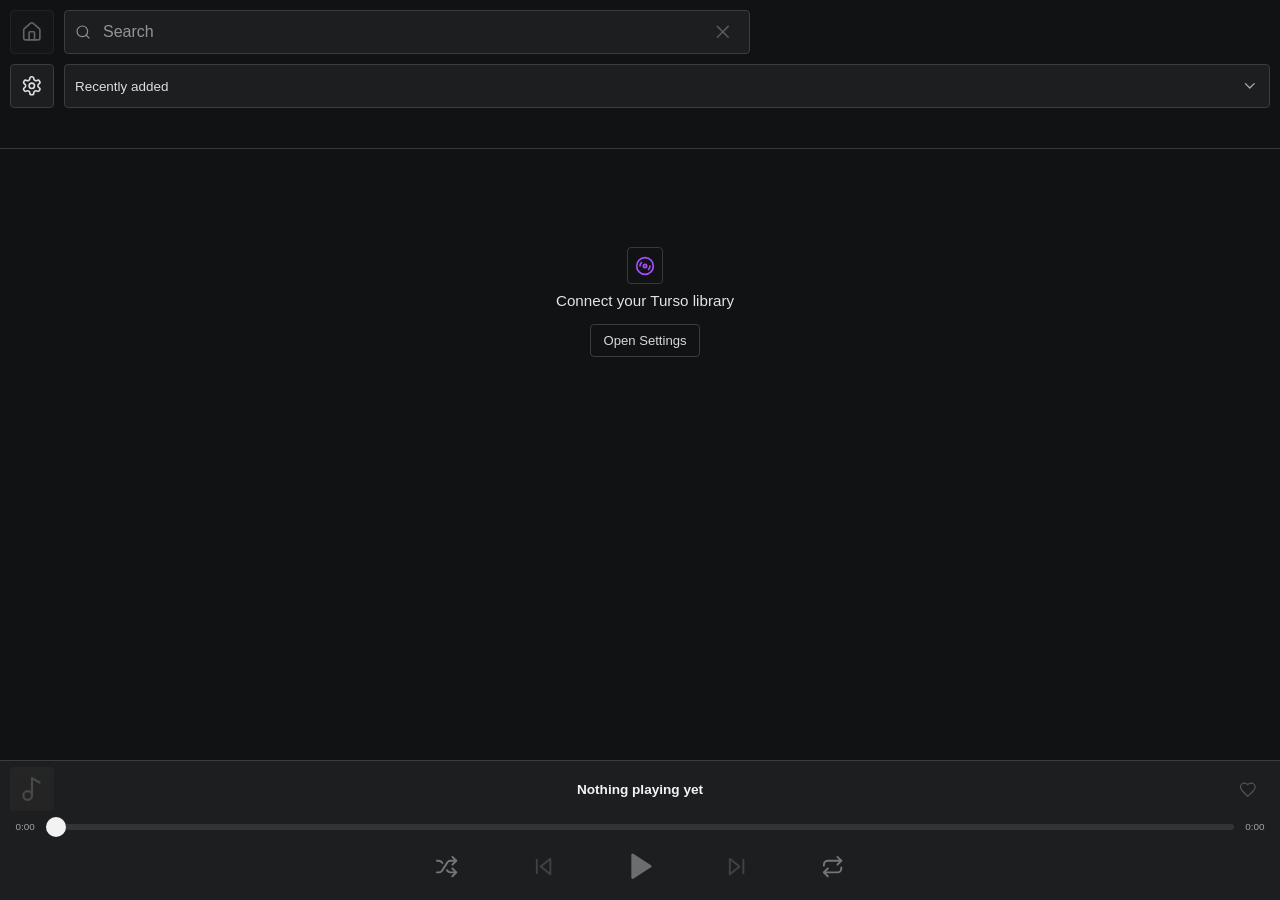
<file: index.html>
<!doctype html>
<html lang="en" class="player-page">
<head>
  <meta charset="utf-8">
  <meta name="viewport" content="width=device-width, initial-scale=1, minimum-scale=1, maximum-scale=1, user-scalable=no, viewport-fit=cover">
  <meta name="theme-color" content="#171717">
  <meta name="description" content="A simple music player for tracks in your Dropbox.">
  <meta name="apple-mobile-web-app-title" content="flurb">
  <title>flurb</title>
  <link rel="preconnect" href="https://api.dropboxapi.com" crossorigin>
  <link rel="preconnect" href="https://content.dropboxapi.com" crossorigin>
  <link rel="icon" type="image/png" sizes="64x64" href="./favicon.png?v=1">
  <link rel="apple-touch-icon" sizes="180x180" href="./apple-touch-icon.png?v=1">
  <link rel="stylesheet" href="./styles.css?v=search-letter-1">
  <script src="./turso-sync.js?v=turso-details-1" defer></script>
  <script src="./artwork-cache.js?v=2" defer></script>
  <script src="./playback-queue.js?v=2" defer></script>
  <script src="./offline-audio.js?v=1" defer></script>
  <script src="./app.js?v=artwork-back-1" defer></script>
</head>
<body>
  <div class="app-shell">
    <main id="top">
      <section class="library" aria-labelledby="library-heading">
        <div class="library-sticky" id="library-sticky">
          <div class="search-row">
            <button class="home-button" id="home-button" type="button" aria-label="Go to music library root" title="Music library root" disabled><i data-lucide="house" aria-hidden="true"></i></button>
            <div class="search-box"><i class="search-icon" data-lucide="search" aria-hidden="true"></i><input id="search" type="search" placeholder="Search" aria-label="Search tracks and artists" disabled><button class="clear-search" id="clear-search" type="button" aria-label="Clear search" title="Clear search" disabled><i data-lucide="x" aria-hidden="true"></i></button></div>
          </div>
          <div class="action-row">
            <button class="home-button settings-button" id="settings-button" type="button" aria-label="Settings" title="Settings"><i data-lucide="settings" aria-hidden="true"></i><span class="settings-sync-spinner" aria-hidden="true"></span></button>
            <div class="mode-picker">
            <button class="mode-select" id="view-button" type="button" aria-haspopup="menu" aria-controls="view-menu" aria-expanded="false"><span id="view-label">Recently added</span><i data-lucide="chevron-down" aria-hidden="true"></i></button>
            <div class="mode-menu" id="view-menu" role="menu" hidden>
              <button type="button" role="menuitemradio" aria-checked="true" data-view="recent"><i class="view-option-icon" data-lucide="clock-3" aria-hidden="true"></i><span class="view-option-check" aria-hidden="true">✓</span><span class="view-option-label">Recently added</span><span class="mode-count" id="recent-count">0</span></button>
              <button type="button" role="menuitemradio" aria-checked="false" data-view="favorites"><i class="view-option-icon" data-lucide="heart" aria-hidden="true"></i><span class="view-option-check" aria-hidden="true">✓</span><span class="view-option-label">Favorites</span><span class="mode-count" id="favorites-count">0</span></button>
              <button type="button" role="menuitemradio" aria-checked="false" data-view="playlists"><i class="view-option-icon" data-lucide="list-music" aria-hidden="true"></i><span class="view-option-check" aria-hidden="true">✓</span><span class="view-option-label">Playlists</span><span class="mode-count" id="playlists-count">0</span></button>
              <button type="button" role="menuitemradio" aria-checked="false" data-view="library"><i class="view-option-icon" data-lucide="library" aria-hidden="true"></i><span class="view-option-check" aria-hidden="true">✓</span><span class="view-option-label">Library</span><span class="mode-count" id="library-count">0</span></button>
            </div>
            </div>
          </div>
          <div class="breadcrumb-row">
            <nav class="breadcrumbs" id="breadcrumbs" aria-label="Music library location"></nav>
          </div>
        </div>
        <h2 class="sr-only" id="library-heading">Music library</h2>
        <div class="notice" id="notice" role="status" aria-live="polite"><i class="notice-mark" data-lucide="sparkles" aria-hidden="true"></i><span id="notice-message"></span></div>
        <div class="track-list" id="track-list" aria-label="Music library">
          <div class="track-count" id="track-count" hidden></div>
          <div class="track-rows" id="table-body" role="list"></div>
          <div class="empty-state" id="empty-state"><div class="empty-glyph" aria-hidden="true"><i id="empty-icon" data-lucide="disc-3"></i></div><p>No tracks</p><span></span><a class="empty-settings" id="settings-link" href="./settings.html">Open Settings</a></div>
        </div>
      </section>
    </main>

    <footer class="player" id="player" aria-label="Audio player">
      <div class="player-track">
        <button class="player-artwork-button" id="player-artwork-button" type="button" aria-label="View current track artwork" disabled>
          <span class="track-artwork-shell player-artwork-shell" id="player-artwork-shell"><img class="track-artwork" id="player-artwork" alt=""><i class="artwork-placeholder" data-lucide="music-2" aria-hidden="true"></i></span>
          <i class="player-artwork-close-icon" data-lucide="x" aria-hidden="true"></i>
        </button>
        <button class="now-playing now-playing-link" id="now-playing-link" type="button" aria-label="Open the current track folder" disabled><span class="now-title-viewport" id="now-title-viewport"><strong id="now-title">Nothing playing yet</strong></span><span id="now-album"></span></button>
        <div class="player-track-actions">
          <span id="now-saved" class="track-saved" role="img" aria-label="Saved offline" title="Saved offline" hidden></span>
          <button class="icon-button favorite-button" id="now-favorite" type="button" aria-label="Favorite current track" title="Favorite current track" disabled><i data-lucide="heart" aria-hidden="true"></i></button>
        </div>
      </div>
      <div class="player-controls">
        <div class="transport">
          <button class="icon-button transport-secondary" id="shuffle-button" type="button" aria-label="Shuffle off" aria-pressed="false" title="Shuffle"><i data-lucide="shuffle" aria-hidden="true"></i></button>
          <button class="icon-button" id="previous-button" type="button" aria-label="Previous track" disabled><i data-lucide="skip-back" aria-hidden="true"></i></button>
          <button class="play-button" id="play-button" type="button" aria-label="Play" disabled><i class="play-icon" data-lucide="play" aria-hidden="true"></i><i class="pause-icon" data-lucide="pause" aria-hidden="true"></i></button>
          <button class="icon-button" id="next-button" type="button" aria-label="Next track" disabled><i data-lucide="skip-forward" aria-hidden="true"></i></button>
          <button class="icon-button transport-secondary" id="repeat-button" type="button" aria-label="Repeat off" title="Repeat off"><i data-lucide="repeat" aria-hidden="true"></i></button>
        </div>
        <div class="scrubber-row"><span class="time-label" id="elapsed-time">0:00</span><input id="progress" class="range-input" type="range" min="0" max="100" value="0" aria-label="Track position" disabled><span class="time-label" id="duration-time">0:00</span></div>
      </div>
    </footer>
    <section class="artwork-viewer" id="artwork-viewer" aria-label="Track artwork" hidden>
      <div class="artwork-viewer-art">
        <div class="artwork-viewer-cover" id="artwork-viewer-cover"><img id="artwork-viewer-image" alt=""><i class="artwork-placeholder" data-lucide="music-2" aria-hidden="true"></i></div>
      </div>
    </section>
    <div class="settings-overlay" id="settings-overlay" hidden>
      <button class="settings-scrim" type="button" aria-label="Close settings" data-close-settings></button>
      <section class="settings-dialog" role="dialog" aria-modal="true" aria-label="Flurb settings">
        <header class="settings-dialog-header"><strong>Settings</strong><button class="icon-button settings-close" id="settings-close" type="button" aria-label="Close settings"><i data-lucide="x" aria-hidden="true"></i></button></header>
        <iframe class="settings-frame" id="settings-frame" data-src="./settings.html?embedded=1&v=view-scroll-1" title="Flurb settings"></iframe>
      </section>
    </div>
    <dialog class="playlist-picker" id="playlist-picker" aria-labelledby="playlist-picker-title">
      <div class="playlist-picker-body">
        <header class="playlist-picker-header">
          <h2 id="playlist-picker-title" tabindex="-1" autofocus>Add to playlist</h2>
          <button class="icon-button" id="playlist-picker-close" type="button" aria-label="Close playlist picker"><i data-lucide="x" aria-hidden="true"></i></button>
        </header>
        <div class="playlist-picker-list" id="playlist-picker-list"></div>
        <p class="playlist-picker-message" id="playlist-picker-message" role="status"></p>
        <button class="playlist-picker-create" id="playlist-picker-create" type="button">+ New playlist…</button>
      </div>
    </dialog>
    <dialog class="playlist-picker new-playlist" id="new-playlist" aria-labelledby="new-playlist-title">
      <form id="new-playlist-form">
        <header class="playlist-picker-header">
          <h2 id="new-playlist-title">New playlist</h2>
        </header>
        <div class="new-playlist-fields">
          <label for="new-playlist-name">Playlist name</label>
          <input id="new-playlist-name" type="text" autocomplete="off" required autofocus>
          <p class="playlist-picker-message is-error" id="new-playlist-message" role="status"></p>
          <div class="new-playlist-actions">
            <button type="button" id="new-playlist-cancel">Cancel</button>
            <button type="submit" id="new-playlist-submit">Create</button>
          </div>
        </div>
      </form>
    </dialog>
    <audio id="audio" preload="metadata"></audio>
    <div class="toast" id="toast" role="status" aria-live="polite"></div>
  </div>
</body>
</html>
</file>
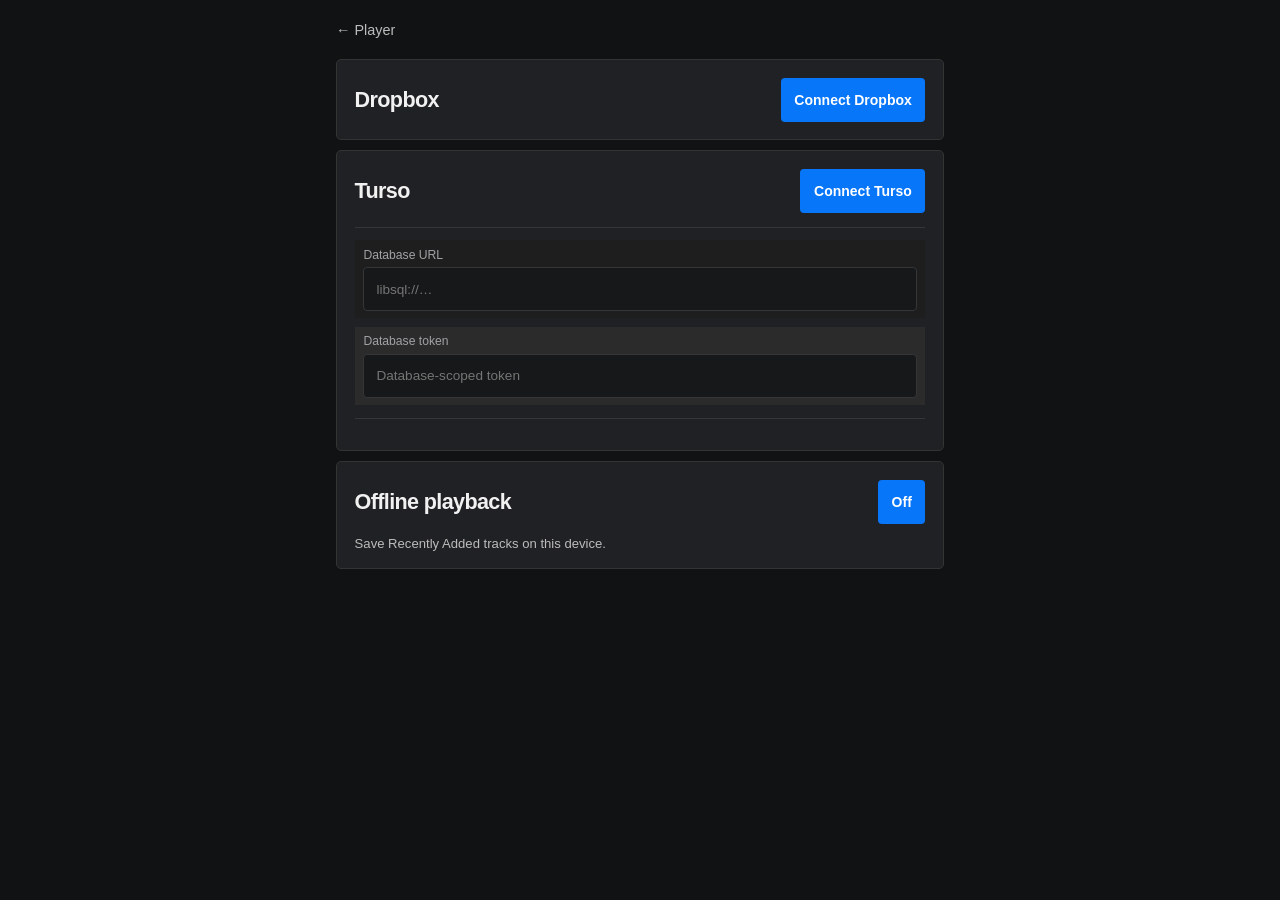
<file: settings.html>
<!doctype html>
<html lang="en">
<head>
  <meta charset="utf-8">
  <meta name="viewport" content="width=device-width, initial-scale=1, minimum-scale=1, maximum-scale=1, user-scalable=no, viewport-fit=cover">
  <meta name="theme-color" content="#111213">
  <title>flurb</title>
  <link rel="icon" type="image/png" sizes="64x64" href="./favicon.png?v=1">
  <link rel="apple-touch-icon" sizes="180x180" href="./apple-touch-icon.png?v=1">
  <link rel="stylesheet" href="./styles.css?v=search-letter-1">
  <script src="./turso-sync.js?v=turso-details-1" defer></script>
  <script src="./offline-audio.js?v=1" defer></script>
  <script src="./settings.js?v=offline-audio-1" defer></script>
</head>
<body class="settings-page">
  <main class="settings-shell">
    <a class="settings-back" href="./">← Player</a>
    <section class="settings-panel" aria-labelledby="dropbox-heading">
      <header class="settings-panel-header">
        <h1 id="dropbox-heading">Dropbox</h1>
        <button class="settings-connect" id="settings-connect" type="button">Connect Dropbox</button>
      </header>
      <dl class="settings-account" id="dropbox-account" hidden>
        <div><dt>Account</dt><dd id="dropbox-account-email">—</dd></div>
        <div><dt>Name</dt><dd id="dropbox-account-name">—</dd></div>
        <div><dt>Logged in</dt><dd id="dropbox-login-date">—</dd></div>
      </dl>
      <button class="settings-reconnect" id="settings-reconnect" type="button" hidden>Reconnect Dropbox for account details</button>
      <div class="settings-library" id="settings-library" hidden>
        <button class="settings-library-toggle" id="settings-library-toggle" type="button" aria-expanded="false" aria-controls="settings-folders">
          <span class="settings-library-current"><span>Music folder</span><strong id="settings-current-folder">No folder selected</strong></span>
          <svg class="settings-library-chevron" viewBox="0 0 24 24" aria-hidden="true"><path d="m6 9 6 6 6-6"></path></svg>
        </button>
        <div id="settings-folders" class="settings-folders" hidden></div>
      </div>
      <p id="settings-status" class="settings-status" role="status" aria-live="polite"></p>
    </section>
    <section class="settings-panel" aria-labelledby="turso-heading">
      <header class="settings-panel-header">
        <h1 id="turso-heading">Turso</h1>
        <button class="settings-connect" id="turso-connect" type="submit" form="turso-form">Connect Turso</button>
      </header>
      <form class="settings-account" id="turso-form">
        <label class="settings-field">Database URL<input id="turso-url" type="url" placeholder="libsql://…" required></label>
        <label class="settings-field">Database token<input id="turso-token" type="password" placeholder="Database-scoped token" autocomplete="off" required></label>
      </form>
      <button class="settings-reconnect" id="turso-disconnect" type="button" hidden>Disconnect Turso</button>
      <p id="turso-status" class="settings-status" role="status" aria-live="polite"></p>
      <dl class="settings-account turso-sync-details" id="turso-sync-details" hidden>
        <div><dt>Sync status</dt><dd id="turso-sync-phase">Connecting…</dd></div>
        <div><dt>Last synced</dt><dd id="turso-last-sync">Not yet</dd></div>
        <div><dt>Queued edits</dt><dd id="turso-queued-edits">—</dd></div>
      </dl>
    </section>
    <section class="settings-panel" aria-labelledby="offline-audio-heading">
      <header class="settings-panel-header">
        <h1 id="offline-audio-heading">Offline playback</h1>
        <button class="settings-connect" id="offline-audio-toggle" type="button" role="switch" aria-labelledby="offline-audio-heading" aria-checked="false">Off</button>
      </header>
      <p class="settings-offline-description">Save Recently Added tracks on this device.</p>
      <div class="settings-offline-progress" id="offline-audio-progress" hidden>
        <label for="offline-audio-bar" id="offline-audio-count"></label>
        <progress id="offline-audio-bar" value="0" max="1"></progress>
      </div>
      <p class="settings-status" id="offline-audio-status" role="status"></p>
    </section>
  </main>
</body>
</html>
</file>
<file: styles.css>
:root {
  color-scheme: dark;
  --bg: #10110f;
  --panel: #171916;
  --panel-hi: #1c1f1a;
  --line: #292c27;
  --text: #f2f2e9;
  --muted: #8b9186;
  --dim: #646b61;
  --lime: #c9f36a;
  --lime-dark: #9bc83d;
  --orange: #ff9b5e;
  --sans: "DM Sans", -apple-system, BlinkMacSystemFont, "Segoe UI", sans-serif;
  --display: "Space Grotesk", var(--sans);
  --mono: "DM Mono", ui-monospace, monospace;
  font-family: var(--sans);
  background: var(--bg);
  color: var(--text);
  font-synthesis: none;
  text-rendering: optimizeLegibility;
}
* { box-sizing: border-box; }
html { min-width: 320px; min-height: 100%; scroll-behavior: smooth; }
body { min-width: 320px; min-height: 100vh; margin: 0; background: radial-gradient(ellipse at 50% -20%, #272d20 0, transparent 40rem), var(--bg); }
button, input { font: inherit; }
button { color: inherit; }
.app-shell { min-height: 100vh; padding-bottom: 9.25rem; }
.topbar { max-width: 1180px; margin: 0 auto; padding: 1.15rem 1.25rem; display: flex; justify-content: space-between; align-items: center; border-bottom: 1px solid #ffffff0c; }
.wordmark { display: inline-flex; gap: .58rem; align-items: center; color: var(--text); text-decoration: none; font: 700 1.18rem var(--display); letter-spacing: -.07em; }
.brand-mark { display: flex; align-items: center; gap: 2px; height: 21px; }
.brand-mark i { display: block; width: 4px; height: 9px; border-radius: 5px; background: var(--lime); transform: rotate(22deg); }
.brand-mark i:nth-child(2) { height: 17px; }
.brand-mark i:nth-child(3) { height: 12px; }
.topbar-right { display: flex; align-items: center; gap: 1rem; }
.connection-state { display: inline-flex; align-items: center; gap: .45rem; font: 400 .72rem var(--mono); color: var(--muted); }
.state-dot { width: 7px; height: 7px; border-radius: 50%; background: #777d72; }
.connection-state.connected .state-dot { background: var(--lime); box-shadow: 0 0 12px #c9f36a66; }
.connect-button, .primary-button { border: 0; color: #151711; background: var(--lime); font-weight: 700; cursor: pointer; transition: transform .15s, background .15s; }
.connect-button { padding: .64rem .9rem; border-radius: .6rem; font-size: .8rem; }
.connect-button:hover, .primary-button:hover { background: #d8ff82; transform: translateY(-1px); }
main { max-width: 920px; margin: 0 auto; padding: 0 1.25rem; }
.intro { max-width: 640px; padding: 3.1rem 0 2rem; }
.eyebrow { display: flex; align-items: center; gap: .6rem; color: var(--lime); font: 500 .66rem var(--mono); letter-spacing: .11em; }
.eyebrow-line { width: 23px; height: 1px; background: currentColor; opacity: .8; }
h1, h2, p { margin-top: 0; }
h1 { margin: 1.15rem 0 .9rem; font: 600 clamp(2.55rem, 11vw, 4.5rem)/.99 var(--display); letter-spacing: -.072em; }
h1 em { color: var(--lime); font-weight: 500; font-style: normal; }
.intro-copy { max-width: 420px; margin-bottom: 0; color: #a4a99f; font-size: .94rem; line-height: 1.7; }
.setup-card { display: flex; gap: 1rem; padding: 1.1rem; border: 1px solid #373d2c; border-radius: 1rem; background: linear-gradient(115deg, #1b2017, #171916 75%); box-shadow: 0 16px 55px #0003; }
.setup-card.connected { display: none; }
.setup-icon { flex: 0 0 2.25rem; display: grid; width: 2.25rem; height: 2.25rem; place-items: center; border: 1px solid #526132; border-radius: .7rem; color: var(--lime); font: 1.1rem var(--mono); }
.setup-content { flex: 1; min-width: 0; }
.setup-heading-row { display: flex; align-items: center; gap: .75rem; flex-wrap: wrap; }
.setup-heading-row h2 { margin: .05rem 0; font: 600 1rem var(--display); letter-spacing: -.025em; }
.setup-step { color: #848b7c; font: 500 .59rem var(--mono); letter-spacing: .08em; }
.setup-copy { margin: .42rem 0 .85rem; color: var(--muted); font-size: .78rem; line-height: 1.5; }
.setup-form { display: flex; gap: .55rem; }
.setup-form input { width: 100%; min-width: 0; padding: .73rem .8rem; border: 1px solid #393d34; border-radius: .6rem; color: var(--text); background: #10120f; font-size: .8rem; }
.setup-form input::placeholder { color: #6f756c; }
.primary-button { flex: 0 0 auto; display: inline-flex; justify-content: center; align-items: center; gap: .55rem; border-radius: .6rem; padding: .72rem .85rem; font-size: .78rem; }
.setup-foot { display: flex; justify-content: space-between; align-items: center; gap: .5rem; flex-wrap: wrap; margin-top: .62rem; color: #7a8175; font-size: .66rem; line-height: 1.45; }
.text-button { padding: 0; border: 0; background: transparent; color: var(--lime); font-size: .68rem; cursor: pointer; white-space: nowrap; }
.text-button:hover { text-decoration: underline; }
.help-panel { margin-top: .95rem; padding: .85rem 1rem; border-radius: .7rem; background: #11130f; color: #9ca296; font-size: .75rem; line-height: 1.65; }
.help-panel ol { margin: 0 0 .5rem; padding-left: 1.15rem; }
.help-panel p { margin: 0; }
.help-panel strong { color: var(--text); font-weight: 600; }
code { color: var(--lime); font: .9em var(--mono); }
.library { padding-top: 3.1rem; }
.library-heading-row { display: flex; align-items: end; justify-content: space-between; }
.library-eyebrow { color: var(--muted); font-size: .61rem; }
.library-heading-row h2 { display: flex; align-items: baseline; gap: .55rem; margin: .6rem 0 0; font: 600 1.6rem var(--display); letter-spacing: -.05em; }
.track-count { color: var(--dim); font: 400 .76rem var(--mono); letter-spacing: 0; }
.icon-button { display: inline-grid; place-items: center; width: 2.5rem; height: 2.5rem; padding: 0; border: 0; border-radius: 50%; color: #b0b6ab; background: transparent; cursor: pointer; transition: color .15s, background .15s, transform .15s; }
.icon-button svg { width: 1.1rem; height: 1.1rem; fill: none; stroke: currentColor; stroke-width: 1.6; stroke-linecap: round; stroke-linejoin: round; }
.icon-button:hover:not(:disabled) { color: var(--lime); background: #ffffff0b; }
.icon-button:disabled, button:disabled { cursor: default; opacity: .35; }
.refresh-button { border: 1px solid var(--line); border-radius: .65rem; width: 2.25rem; height: 2.25rem; }
.refresh-button.is-spinning svg { animation: spin 800ms linear infinite; }
@keyframes spin { to { transform: rotate(360deg); } }
.library-toolbar { display: flex; align-items: center; gap: 1rem; justify-content: space-between; margin: 1.1rem 0 .65rem; padding: .7rem 0; border-top: 1px solid var(--line); border-bottom: 1px solid var(--line); }
.breadcrumbs { display: flex; align-items: center; gap: .4rem; min-width: 0; overflow: auto; color: #91988c; font: .69rem var(--mono); scrollbar-width: none; white-space: nowrap; }
.breadcrumbs::-webkit-scrollbar { display: none; }
.crumb { border: 0; padding: .15rem 0; color: #a3a99f; background: transparent; font: inherit; cursor: pointer; }
.crumb:hover { color: var(--lime); }
.crumb.current { color: var(--text); }
.crumb-separator { color: #586052; }
.muted { color: #747b70; }
.change-folder-button { flex: 0 0 auto; padding: .46rem .65rem; border: 1px solid var(--line); border-radius: .55rem; color: #b1b8aa; background: #171916; font: .65rem var(--mono); cursor: pointer; }
.change-folder-button:hover:not(:disabled) { border-color: #596346; color: var(--lime); }
.change-folder-button:disabled { cursor: default; opacity: .4; }
.show-more-button { display: block; width: 100%; margin: .85rem 0; padding: .8rem; border: 1px solid var(--line); border-radius: .6rem; color: var(--lime); background: #171916; font: .68rem var(--mono); cursor: pointer; }
.show-more-button:hover { border-color: #596346; background: #1c2019; }
.search-box { display: flex; flex: 0 0 190px; align-items: center; gap: .45rem; padding: .45rem .65rem; border: 1px solid var(--line); border-radius: .55rem; color: var(--dim); }
.search-box svg { width: .95rem; height: .95rem; flex: 0 0 auto; fill: none; stroke: currentColor; stroke-width: 1.7; stroke-linecap: round; }
.search-box input { width: 100%; min-width: 0; border: 0; outline: 0; color: var(--text); background: transparent; font-size: .71rem; }
.search-box input:disabled { cursor: default; }
.search-box input::placeholder { color: #6d7469; }
.notice { display: none; align-items: center; gap: .5rem; margin: .8rem 0; padding: .65rem .8rem; border: 1px solid #353b2d; border-radius: .55rem; color: #b2b99f; background: #1a1e16; font-size: .74rem; line-height: 1.4; }
.notice.visible { display: flex; }
.notice.error { border-color: #573d35; color: #ffb18a; background: #201714; }
.notice-mark { color: var(--lime); }
.notice.error .notice-mark { color: var(--orange); }
.track-list { min-height: 205px; }
.track-row { display: grid; grid-template-columns: 2rem minmax(0, 1fr) auto auto; align-items: center; gap: .7rem; min-height: 4.45rem; padding: .5rem .5rem; border-bottom: 1px solid #ffffff0b; border-radius: .45rem; transition: background .15s; }
.track-leading { display: grid; place-items: center; width: 2rem; height: 2rem; color: #6c7368; font: .71rem var(--mono); }
.mini-eq { display: flex; height: 1rem; align-items: center; gap: 2px; }
.mini-eq i { display: block; width: 2px; height: 40%; border-radius: 2px; background: currentColor; animation: eq 650ms ease-in-out infinite alternate; }
.mini-eq i:nth-child(2) { height: 90%; animation-delay: 180ms; }
.mini-eq i:nth-child(3) { height: 60%; animation-delay: 360ms; }
@keyframes eq { to { transform: scaleY(.45); } }
.track-play { border: 0; padding: .35rem; color: inherit; background: transparent; cursor: pointer; }
.track-play svg { width: 1rem; height: 1rem; fill: currentColor; }
.track-copy { min-width: 0; }
.track-name { display: block; overflow: hidden; color: #e6e9df; font-size: .82rem; font-weight: 600; text-overflow: ellipsis; white-space: nowrap; }
.track-meta { display: block; overflow: hidden; margin-top: .22rem; color: #858c80; font: .64rem var(--mono); text-overflow: ellipsis; white-space: nowrap; }
.folder-row .track-name { font-weight: 500; }
.folder-icon { width: 1.05rem; height: 1.05rem; fill: none; stroke: var(--lime-dark); stroke-width: 1.6; stroke-linecap: round; stroke-linejoin: round; }
.track-duration { color: #7a8176; font: .66rem var(--mono); }
.track-actions { display: flex; align-items: center; gap: .15rem; }
.track-actions .icon-button { width: 2rem; height: 2rem; }
.track-actions .icon-button svg { width: .95rem; height: .95rem; }
.favorite-button svg, .track-favorite svg { fill: none; }
.favorite-button.active, .track-favorite.active { color: var(--lime); }
.favorite-button.active svg, .track-favorite.active svg { fill: currentColor; }
.empty-state { display: flex; min-height: 205px; flex-direction: column; align-items: center; justify-content: center; color: #8a9185; text-align: center; }
.empty-glyph { display: grid; place-items: center; width: 2.7rem; height: 2.7rem; margin-bottom: .75rem; border: 1px solid #33382e; border-radius: .9rem; color: #a1b76e; font-size: 1.1rem; }
.empty-state p { margin-bottom: .3rem; color: #c3c8bc; font-size: .82rem; font-weight: 600; }
.empty-state span { color: #747b70; font-size: .72rem; }
.player { position: fixed; z-index: 10; right: 0; bottom: 0; left: 0; display: grid; grid-template-columns: minmax(0, 1fr) minmax(220px, 1.1fr) minmax(100px, .55fr); align-items: center; gap: 1.3rem; padding: .8rem max(1.3rem, calc((100vw - 1180px)/2)); padding-bottom: max(.8rem, env(safe-area-inset-bottom)); border-top: 1px solid #363a32; background: #171916f2; backdrop-filter: blur(22px); }
.player-track { display: flex; min-width: 0; align-items: center; gap: .75rem; }
.cover-tile { position: relative; display: grid; flex: 0 0 3rem; width: 3rem; height: 3rem; place-items: center; overflow: hidden; border-radius: .55rem; background: radial-gradient(circle at 70% 30%, #536638, #242a1e 55%, #151712); }
.cover-orbit { position: absolute; border: 1px solid #c9f36a73; border-radius: 50%; transform: rotate(-28deg); }
.orbit-one { width: 2.9rem; height: 1.55rem; }
.orbit-two { width: 1.6rem; height: 2.8rem; }
.cover-center { width: .42rem; height: .42rem; border-radius: 50%; background: var(--lime); box-shadow: 0 0 12px #c9f36a99; }
.now-playing { display: flex; min-width: 0; flex-direction: column; gap: .15rem; }
.now-label { color: #80877c; font: .54rem var(--mono); letter-spacing: .09em; }
.now-playing strong { overflow: hidden; color: #edf0e7; font-size: .76rem; text-overflow: ellipsis; white-space: nowrap; }
.now-playing span:last-child { overflow: hidden; color: #828a7c; font-size: .62rem; text-overflow: ellipsis; white-space: nowrap; }
.favorite-button { flex: 0 0 auto; width: 2rem; height: 2rem; color: #81887d; }
.player-controls { display: flex; min-width: 0; flex-direction: column; align-items: center; gap: .12rem; }
.transport { display: flex; align-items: center; gap: .5rem; }
.transport .icon-button { width: 2rem; height: 2rem; }
.transport .icon-button svg { width: 1rem; height: 1rem; }
.transport-secondary { color: #828a7d; }
.transport-secondary.active { color: var(--lime); }
.play-button { display: grid; width: 2.35rem; height: 2.35rem; place-items: center; border: 0; border-radius: 50%; color: #14170e; background: var(--lime); cursor: pointer; transition: transform .15s, background .15s; }
.play-button:hover:not(:disabled) { transform: scale(1.05); background: #dbff8c; }
.play-button svg { width: 1.05rem; height: 1.05rem; fill: currentColor; }
.pause-icon { display: none; }
.play-button.playing .play-icon { display: none; }
.play-button.playing .pause-icon { display: block; }
.scrubber-row { display: flex; width: 100%; align-items: center; gap: .5rem; }
.time-label { width: 2rem; color: #747b70; font: .55rem var(--mono); text-align: center; }
.range-input { height: 16px; margin: 0; accent-color: var(--lime); cursor: pointer; }
.scrubber-row .range-input { width: 100%; }
.range-input:disabled { cursor: default; opacity: .4; }
.player-volume { display: flex; justify-content: flex-end; align-items: center; gap: .6rem; color: #8b9287; }
.player-volume svg { width: 1.1rem; height: 1.1rem; fill: none; stroke: currentColor; stroke-width: 1.6; stroke-linecap: round; stroke-linejoin: round; }
.player-volume .range-input { width: 5.2rem; }
.toast { position: fixed; z-index: 20; bottom: 8.8rem; left: 50%; max-width: calc(100vw - 2rem); padding: .7rem 1rem; border: 1px solid #454a3c; border-radius: .65rem; color: var(--text); background: #22251f; font-size: .75rem; line-height: 1.45; box-shadow: 0 10px 30px #0006; opacity: 0; transform: translate(-50%, .5rem); pointer-events: none; transition: .2s; }
.toast.visible { opacity: 1; transform: translate(-50%, 0); }
.sr-only { position: absolute; width: 1px; height: 1px; overflow: hidden; clip: rect(0, 0, 0, 0); white-space: nowrap; clip-path: inset(50%); }
[hidden] { display: none !important; }
@media (min-width: 900px) { main { padding-right: 2rem; padding-left: 2rem; } .intro { padding-top: 4.3rem; } .setup-card { padding: 1.25rem 1.35rem; } }
@media (max-width: 700px) {
  .app-shell { padding-bottom: 8.1rem; }
  .topbar { padding: .9rem 1rem; }
  .topbar-right { gap: .6rem; }
  .connection-state { font-size: .62rem; }
  .connect-button { padding: .58rem .7rem; font-size: .72rem; }
  main { padding: 0 1rem; }
  .intro { padding: 2.35rem 0 1.6rem; }
  h1 { font-size: clamp(2.6rem, 12vw, 3.75rem); }
  .intro-copy { max-width: 340px; font-size: .88rem; }
  .setup-card { gap: .75rem; padding: .9rem; }
  .setup-icon { flex-basis: 2rem; width: 2rem; height: 2rem; }
  .setup-form { flex-direction: column; }
  .setup-form input { padding: .72rem .75rem; }
  .primary-button { min-height: 2.7rem; }
  .setup-foot { align-items: flex-start; }
  .library { padding-top: 2.5rem; }
  .library-heading-row h2 { font-size: 1.45rem; }
  .library-toolbar { flex-direction: column-reverse; align-items: stretch; gap: .65rem; }
  .breadcrumbs { min-height: 1.2rem; }
  .search-box { flex: auto; }
  .track-row { grid-template-columns: 1.7rem minmax(0, 1fr) auto; gap: .5rem; min-height: 4.25rem; padding: .45rem .2rem; }
  .track-leading { width: 1.7rem; }
  .track-duration { display: none; }
  .track-name { font-size: .8rem; }
  .track-meta { font-size: .61rem; }
  .track-actions .icon-button { width: 1.9rem; height: 1.9rem; }
  .player { grid-template-columns: minmax(0, 1fr) auto; gap: .3rem .8rem; padding: .65rem .8rem; padding-bottom: max(.65rem, env(safe-area-inset-bottom)); }
  .player-track { gap: .55rem; }
  .cover-tile { flex-basis: 2.7rem; width: 2.7rem; height: 2.7rem; }
  .now-label { font-size: .49rem; }
  .now-playing strong { font-size: .7rem; }
  .now-playing span:last-child { font-size: .58rem; }
  .favorite-button { width: 1.8rem; }
  .player-controls { grid-column: 1 / -1; grid-row: 2; display: grid; grid-template-columns: minmax(150px, 1fr) minmax(100px, 1.25fr); gap: .45rem; }
  .transport { justify-content: flex-start; gap: .25rem; }
  .transport .icon-button { width: 1.85rem; height: 1.85rem; }
  .play-button { width: 2.1rem; height: 2.1rem; }
  .scrubber-row { gap: .25rem; }
  .time-label { width: 1.75rem; font-size: .5rem; }
  .player-volume { display: none; }
  .toast { bottom: 8.4rem; }
}
@media (max-width: 370px) {
  .connection-state { display: none; }
  .setup-step { width: 100%; margin-top: -.15rem; }
  .player-controls { grid-template-columns: 1fr; gap: 0; }
  .scrubber-row { grid-row: 1; }
  .transport { grid-row: 2; justify-content: center; }
  .player { padding-top: .55rem; }
}

/* Compact mobile library rows and the simplified bottom player. */
:root { --library-row-height: 4.5rem; }
.app-shell { padding-bottom: calc(12.8rem + env(safe-area-inset-bottom)); }
.library-sticky { gap: .45rem; padding: .55rem .75rem; }
.quick-actions { gap: .45rem; }
.quick-tile {
  height: var(--library-row-height);
  min-height: var(--library-row-height);
  aspect-ratio: auto;
  flex-direction: row;
  align-items: center;
  justify-content: space-between;
  gap: .3rem;
  padding: .55rem .7rem;
}
.quick-tile-label { max-width: 72%; font-size: .82rem; line-height: 1.2; }
.quick-tile-count { flex: 0 0 auto; font-size: 1.1rem; letter-spacing: -.04em; }
.quick-tile-icon { display: none; }
.search-row { min-height: var(--library-row-height); }
.search-box { flex: 1 1 auto; height: var(--library-row-height); padding: 0 .8rem; border-radius: 4px; }
.artist-row { height: var(--library-row-height); min-height: var(--library-row-height); padding: .45rem .75rem; }
.track-rows { gap: .3rem; }
.list-sentinel { height: 1px; }

.player {
  grid-template-columns: minmax(0, 1fr);
  grid-template-areas: "track" "seek" "transport";
  gap: .25rem;
  padding: .45rem .75rem calc(.55rem + env(safe-area-inset-bottom));
}
.player-track {
  position: relative;
  grid-area: track;
  min-height: 3.5rem;
  flex-direction: column;
  justify-content: center;
  gap: .2rem;
  padding: 0 2.7rem;
  text-align: center;
}
.player-waveform { display: flex; height: .9rem; align-items: center; justify-content: center; gap: 2px; color: #b6b6b6; }
.player-waveform i { display: block; width: 2px; height: 35%; border-radius: 2px; background: currentColor; }
.player-waveform i:nth-child(2), .player-waveform i:nth-child(6) { height: 70%; }
.player-waveform i:nth-child(3), .player-waveform i:nth-child(5) { height: 100%; }
.player-waveform i:nth-child(4) { height: 55%; }
.now-playing { align-items: center; gap: .08rem; }
.now-playing strong { font-size: .82rem; }
.now-playing span:last-child { font-size: .72rem; }
.favorite-button { position: absolute; top: 50%; right: .15rem; transform: translateY(-50%); }
.player-controls { display: contents; }
.scrubber-row { grid-area: seek; min-height: 1.5rem; gap: .35rem; }
.time-label { width: 2rem; font-size: .62rem; }
.transport { grid-area: transport; justify-content: center; gap: clamp(.35rem, 4vw, .9rem); }
.transport .icon-button { width: 2.15rem; height: 2.15rem; }
.transport .icon-button svg { width: 1.05rem; height: 1.05rem; }
.transport .play-button { width: 2.5rem; height: 2.5rem; }
.toast { bottom: calc(11rem + env(safe-area-inset-bottom)); }
@media (min-width: 700px) {
  .app-shell { padding-bottom: calc(12.8rem + env(safe-area-inset-bottom)); }
  .library-sticky { padding: .7rem 1.25rem; }
  .quick-actions { grid-template-columns: repeat(2, minmax(0, 1fr)); }
  .quick-tile { height: var(--library-row-height); min-height: var(--library-row-height); aspect-ratio: auto; }
  .artist-row { height: var(--library-row-height); min-height: var(--library-row-height); padding: .45rem .85rem; }
  .player { grid-template-columns: minmax(0, 1fr); grid-template-areas: "track" "seek" "transport"; max-width: 42rem; margin: 0 auto; padding: .45rem 1.25rem calc(.55rem + env(safe-area-inset-bottom)); }
  .player-track { min-height: 3.5rem; }
  .player-controls { display: contents; }
  .transport { justify-content: center; }
  .player-volume { display: none; }
}
@media (max-width: 370px) {
  .quick-tile { padding-inline: .6rem; }
  .quick-tile-label { font-size: .76rem; }
  .transport { gap: .3rem; }
}

/* Quiet charcoal surfaces from vaseweld, with Orbitofu's paper-simple type and blue accent. */
:root {
  color-scheme: dark;
  --bg: #171717;
  --panel: #202020;
  --panel-hi: #252525;
  --line: #343434;
  --text: #f3f3f3;
  --muted: #a3a3a3;
  --dim: #777;
  --lime: #79aaff;
  --lime-dark: #5d8ee0;
  --orange: #ef977f;
  --sans: -apple-system, BlinkMacSystemFont, "Segoe UI", sans-serif;
  --display: Georgia, "Times New Roman", serif;
  --mono: ui-monospace, SFMono-Regular, Menlo, monospace;
  background: var(--bg);
}
body { background: var(--bg); }
.topbar { border-color: #ffffff12; }
.wordmark { font-family: var(--sans); letter-spacing: -.045em; }
.brand-mark i { transform: none; border-radius: 1px; }
.connect-button, .primary-button { color: #fff; background: #1769e8; }
.connect-button:hover, .primary-button:hover { background: #2f7cf2; }
h1 { font-family: var(--display); font-weight: 500; letter-spacing: -.055em; }
h1 em { color: #9dbfff; font-weight: 400; font-style: italic; }
.intro-copy { color: #b3b3b3; }
.setup-card { border-color: #343434; border-radius: .7rem; background: #202020; box-shadow: none; }
.setup-icon { border-color: #3a3a3a; border-radius: .4rem; color: #9dbfff; }
.setup-step, .setup-foot { color: #898989; }
.text-button, code { color: #9dbfff; }
.setup-form input { border-color: #414141; border-radius: .35rem; background: #171717; }
.help-panel { border: 1px solid #303030; border-radius: .45rem; background: #191919; }
.library-eyebrow { color: #9b9b9b; }
.library-heading-row h2 { font-family: var(--display); font-weight: 500; letter-spacing: -.035em; }
.icon-button { color: #bcbcbc; }
.icon-button:hover:not(:disabled) { color: #9dbfff; background: #ffffff0c; }
.refresh-button, .change-folder-button, .show-more-button { border-color: #373737; border-radius: .4rem; background: #202020; }
.change-folder-button:hover:not(:disabled), .show-more-button { color: #9dbfff; }
.show-more-button:hover { border-color: #565656; background: #262626; }
.breadcrumbs { color: #a1a1a1; }
.crumb { color: #bdbdbd; }
.crumb:hover { color: #9dbfff; }
.crumb.current { color: #f3f3f3; }
.notice { border-color: #343434; border-radius: .4rem; color: #c8d8f3; background: #202020; }
.notice-mark { color: #9dbfff; }
.notice.error { border-color: #523c36; color: #f0a28d; background: #261c1a; }
.track-row { border-radius: .25rem; }
.track-leading { color: #888; }
.track-name { color: #ededed; font-weight: 500; }
.folder-icon { stroke: #9dbfff; }
.favorite-button.active, .track-favorite.active { color: #9dbfff; }
.empty-glyph { border-color: #3a3a3a; border-radius: .4rem; color: #9dbfff; }
.empty-state p { color: #dedede; }
.player { border-color: #363636; background: #1e1e1ef2; }
.cover-tile { border-radius: .35rem; background: radial-gradient(circle at 50% 50%, #5079b6, #26384f 58%, #202020); }
.cover-orbit { border-color: #d7e6ff80; }
.cover-center { background: #c5dcff; box-shadow: 0 0 10px #9dbfff99; }
.now-playing strong { color: #f1f1f1; }
.play-button { color: #fff; background: #1769e8; }
.play-button:hover:not(:disabled) { background: #2f7cf2; }
.transport-secondary.active { color: #9dbfff; }
.range-input { accent-color: #4d8ef0; }
.toast { border-color: #414141; background: #262626; box-shadow: 0 8px 24px #0005; }
@media (max-width: 700px) {
  .intro { padding-top: 2rem; }
  h1 { line-height: 1.02; }
  .player { background: #1d1d1df5; }
}

.library-table { width: 100%; border-collapse: collapse; table-layout: fixed; }
.library-table thead th { padding: .65rem .7rem; border-bottom: 1px solid #383838; color: #909090; font: 500 .6rem var(--mono); letter-spacing: .06em; text-align: left; text-transform: uppercase; }
.library-table thead th:first-child { padding-left: .35rem; }
.library-table .table-kind { width: 5.2rem; }
.library-table .table-size { width: 5.5rem; text-align: right; }
.library-table .table-actions { width: 4.2rem; text-align: right; }
.library-row { display: table-row; }
.library-row > td { height: 3.8rem; padding: .45rem .7rem; border-bottom: 1px solid #ffffff0c; color: #d4d4d4; font-size: .75rem; }
.library-row > td:first-child { padding-left: .35rem; }
.table-name-cell { white-space: nowrap; }
.table-name-cell > .track-leading { display: inline-grid; width: 1.8rem; margin-right: .35rem; vertical-align: middle; }
.table-name-cell .track-copy { display: inline-flex; max-width: calc(100% - 2.35rem); flex-direction: column; vertical-align: middle; }
.library-row .track-name { font-size: .78rem; }
.library-row .track-meta { font-size: .58rem; }
.folder-open { display: flex; width: 100%; min-width: 0; align-items: center; gap: .2rem; padding: 0; border: 0; color: inherit; background: none; text-align: left; cursor: pointer; }
.folder-open .track-leading { flex: 0 0 1.8rem; }
.folder-open .track-copy { display: flex; min-width: 0; flex-direction: column; }
.table-muted { color: #8c8c8c !important; font: .64rem var(--mono) !important; }
.folder-row .table-actions { color: #9dbfff; font: .58rem var(--mono); }
.track-actions { justify-content: flex-end; }
.table-more-row > td { padding: .7rem 0; }
.table-more-row .show-more-button { margin: 0; }
.library-table[hidden] { display: none; }
@media (max-width: 520px) {
  .library-table .table-size, .library-table thead .table-size { display: none; }
  .library-table .table-kind { width: 4.2rem; }
  .library-table .table-actions { width: 3.6rem; }
  .library-table thead th { padding: .55rem .4rem; }
  .library-row > td { height: 3.6rem; padding: .4rem; }
  .library-row > td:first-child, .library-table thead th:first-child { padding-left: .15rem; }
  .table-name-cell > .track-leading { width: 1.5rem; margin-right: .15rem; }
  .table-name-cell .track-copy { max-width: calc(100% - 1.8rem); }
  .folder-open .track-leading { flex-basis: 1.5rem; }
  .library-row .track-name { font-size: .74rem; }
  .library-row .track-meta { font-size: .54rem; }
}

/* Mobile-first library window */
:root {
  --bg: #111213;
  --panel: #202124;
  --panel-hi: #282a2d;
  --line: #35373a;
  --text: #f1f1f2;
  --muted: #a0a1a4;
  --dim: #77797d;
  --lime: #a54fff;
  --lime-dark: #a54fff;
  --orange: #eb8275;
  --sans: -apple-system, BlinkMacSystemFont, "Segoe UI", Arial, sans-serif;
  --display: var(--sans);
  --mono: var(--sans);
  font-family: var(--sans);
  background: var(--bg);
}
html, body { min-height: 100%; }
body { background: var(--bg); color: var(--text); }
button, input { font-family: var(--sans); }
.app-shell { min-height: 100dvh; padding-bottom: calc(8.4rem + env(safe-area-inset-bottom)); }
.topbar { max-width: none; padding: .75rem 1rem; border-bottom: 1px solid var(--line); }
.wordmark { font: 700 1rem var(--sans); letter-spacing: -.04em; }
.brand-mark i { background: #1680ff; }
.connection-state { font-family: var(--sans); font-size: .72rem; }
.connect-button, .primary-button { border-radius: 4px; background: #0876f9; }
.connect-button:hover, .primary-button:hover { background: #2588ff; }
.setup-card { margin: .8rem 1rem; padding: .75rem; border: 1px solid var(--line); border-radius: 5px; background: var(--panel); box-shadow: none; }
.setup-content { width: 100%; }
.setup-form { gap: .5rem; }
.setup-form input { border-radius: 4px; background: #151617; }
.primary-button { min-height: 2.75rem; }
.setup-foot, .setup-copy, .setup-step, .help-panel { display: none; }
body.is-connected .topbar,
body.is-connected .setup-card { display: none; }
main { width: 100%; max-width: none; margin: 0; padding: 0; }
.library { padding: 0; }
.library-sticky {
  position: sticky;
  top: 0;
  z-index: 15;
  display: grid;
  gap: .55rem;
  padding: .7rem .75rem .55rem;
  border-bottom: 1px solid var(--line);
  background: #111213f5;
  backdrop-filter: blur(16px);
}
.quick-actions { display: grid; grid-template-columns: repeat(2, minmax(0, 1fr)); gap: .6rem; }
.quick-tile {
  position: relative;
  display: flex;
  min-width: 0;
  aspect-ratio: 1 / 1;
  flex-direction: column;
  align-items: flex-start;
  justify-content: space-between;
  padding: .85rem;
  overflow: hidden;
  border: 1px solid #393b3e;
  border-radius: 5px;
  color: var(--text);
  background: #222426;
  text-align: left;
  cursor: pointer;
  transition: background .14s, border-color .14s;
}
.quick-tile:hover { border-color: #65676a; background: #292b2e; }
.quick-tile.active { border-color: #1680ff; background: #142338; }
.quick-tile-label { max-width: 80%; font-size: .92rem; font-weight: 600; line-height: 1.2; }
.quick-tile-count { font-size: clamp(1.8rem, 8vw, 2.8rem); font-weight: 500; letter-spacing: -.06em; line-height: 1; }
.quick-tile-icon { position: absolute; right: .8rem; bottom: .7rem; color: #4c9aff; font-size: 1.5rem; }
.quick-tile-icon.heart { font-size: 1.9rem; }
.search-row { display: flex; align-items: center; gap: .4rem; }
.search-box { flex: 1 1 auto; min-width: 0; height: 2.85rem; padding: 0 .7rem; border: 1px solid #3a3c3f; border-radius: 4px; color: #929498; background: #1c1e20; }
.search-box svg { width: 1rem; height: 1rem; }
.search-box input { font-size: .92rem; }
.search-box input::placeholder { color: #929498; }
.refresh-button { flex: 0 0 2.85rem; width: 2.85rem; height: 2.85rem; border: 1px solid #3a3c3f; border-radius: 4px; }
.change-folder-button { height: 2.85rem; padding: 0 .65rem; border-color: #3a3c3f; border-radius: 4px; background: #1c1e20; font: 500 .8rem var(--sans); }
.breadcrumbs { min-height: 1.1rem; padding: 0 .1rem; color: #8d8f92; font: .75rem var(--sans); }
.crumb { padding: 0; color: #aaa; }
.crumb.current { color: #eee; }
.crumb:hover { color: #65a8ff; }
.track-count { display: none; }
.track-list { min-height: 30vh; padding: .25rem .75rem 1rem; }
.track-rows { display: flex; flex-direction: column; gap: .3rem; }
.library-row { display: flex; width: 100%; min-width: 0; align-items: center; gap: .75rem; padding: .8rem .85rem; border: 1px solid transparent; border-bottom-color: #2c2e30; border-radius: 3px; color: var(--text); background: #171819; text-align: left; }
.artist-row { min-height: 4.5rem; border: 1px solid #303235; border-radius: 4px; background: #202124; cursor: pointer; }
.track-row { min-height: 3.6rem; }
.track-leading { display: grid; flex: 0 0 2.1rem; width: 2.1rem; height: 2.1rem; place-items: center; border-radius: 3px; color: #9aa0a6; background: #2b2d30; }
.artist-row .track-leading { color: #65a8ff; background: #172434; }
.folder-icon { stroke: currentColor; }
.track-play { display: grid; place-items: center; width: 100%; height: 100%; padding: 0; }
.track-copy { display: flex; min-width: 0; flex: 1 1 auto; flex-direction: column; gap: .23rem; }
.track-name { color: #f0f1f2; font-size: .95rem; font-weight: 600; }
.track-meta { margin: 0; color: #999b9f; font: .72rem var(--sans); }
.artist-row .track-name { font-size: 1rem; font-weight: 600; }
.artist-row .track-meta { font-size: .7rem; letter-spacing: .025em; text-transform: uppercase; }
.track-actions { flex: 0 0 auto; }
.track-actions .icon-button { width: 2.4rem; height: 2.4rem; color: #a6a8aa; }
.favorite-button.active, .track-favorite.active { color: #a54fff; }
.favorite-button.active svg, .track-favorite.active svg { fill: currentColor; }
.empty-state { min-height: 34vh; color: #aaa; }
.empty-glyph { width: 2.3rem; height: 2.3rem; margin-bottom: .5rem; border-radius: 4px; color: #a54fff; }
.empty-state p { color: #e2e3e4; font-size: .95rem; font-weight: 500; }
.empty-state span { display: none; }
.notice { margin: .6rem .75rem 0; border-radius: 4px; color: #c5d9f1; background: #1c2025; font: .82rem var(--sans); }
.notice.error { color: #f1a091; }
.player {
  position: fixed;
  z-index: 25;
  right: 0;
  bottom: 0;
  left: 0;
  display: grid;
  grid-template-columns: 1fr;
  gap: .45rem;
  padding: .55rem .75rem calc(.55rem + env(safe-area-inset-bottom));
  border-top: 1px solid #3a3c3f;
  background: #202124f7;
  backdrop-filter: blur(18px);
}
.player-track { min-height: 2.8rem; gap: .65rem; }
.cover-tile { flex: 0 0 2.65rem; width: 2.65rem; height: 2.65rem; border: 1px solid #414347; border-radius: 3px; background: linear-gradient(145deg, #395b7e, #202b39 60%, #191a1c); }
.cover-orbit { border-color: #9fcaff75; }
.cover-center { background: #b9d9ff; box-shadow: none; }
.now-label { color: #96999d; font: 600 .6rem var(--sans); letter-spacing: .08em; }
.now-playing strong { color: #f3f3f4; font-size: .87rem; font-weight: 600; }
.now-playing span:last-child { color: #a1a3a6; font-size: .72rem; }
.favorite-button { width: 2.35rem; height: 2.35rem; }
.player-controls { display: grid; grid-template-columns: auto minmax(0, 1fr); align-items: center; gap: .45rem; }
.transport { justify-content: flex-start; gap: .05rem; }
.transport .icon-button { width: 1.85rem; height: 1.9rem; color: #b6b8ba; }
.transport .icon-button svg { width: .9rem; height: .9rem; }
.transport .play-button { width: 2.25rem; height: 2.25rem; color: #fff; background: #0876f9; }
.transport-secondary.active { color: #1680ff; }
.scrubber-row { gap: .25rem; }
.time-label { width: 1.85rem; color: #a2a4a7; font: .65rem var(--sans); }
.range-input { accent-color: #1680ff; }
.player-volume { display: none; }
.toast { bottom: calc(8rem + env(safe-area-inset-bottom)); border-color: #474a4e; border-radius: 4px; background: #292b2e; font-family: var(--sans); box-shadow: 0 8px 24px #0007; }
.show-more-button { border: 1px solid #393b3e; border-radius: 4px; color: #8dbdff; background: #202124; font: 500 .85rem var(--sans); }
.table-more-row { padding: .4rem 0; }
@media (min-width: 700px) {
  .library-sticky { padding: 1rem 1.25rem .7rem; }
  .quick-actions { grid-template-columns: repeat(2, minmax(150px, 210px)); }
  .quick-tile { aspect-ratio: 1 / 1; padding: 1rem; }
  .quick-tile-count { font-size: 2.2rem; }
  .search-row { max-width: 740px; }
  .breadcrumbs { max-width: 740px; }
  .track-list { padding: .4rem 1.25rem 1.5rem; }
  .track-rows { gap: .35rem; }
  .artist-row { min-height: 5.1rem; padding: 1rem 1.15rem; }
  .track-row { min-height: 4.1rem; }
  .player { grid-template-columns: minmax(0, 1fr) minmax(360px, .9fr) auto; gap: 1.2rem; padding: .65rem 1.2rem calc(.65rem + env(safe-area-inset-bottom)); }
  .player-controls { display: flex; flex-direction: column; align-items: center; gap: .1rem; }
  .transport { justify-content: center; gap: .25rem; }
  .transport .icon-button { width: 2rem; height: 2rem; }
  .scrubber-row { width: 100%; }
  .player-volume { display: flex; justify-content: flex-end; align-items: center; gap: .45rem; }
  .player-volume .range-input { width: 5rem; }
}
@media (max-width: 370px) {
  .quick-tile { padding: .7rem; }
  .quick-tile-label { font-size: .82rem; }
  .player { gap: .25rem; padding-inline: .45rem; }
  .transport .icon-button { width: 1.7rem; }
  .transport .play-button { width: 2rem; height: 2rem; }
  .time-label { width: 1.55rem; font-size: .58rem; }
}

/* Final mobile-first layout overrides: cards, search, and artists share one row size. */
:root { --library-row-height: 4.5rem; }
html, body, .app-shell, main, .library { width: 100%; max-width: none; }
.app-shell { padding-bottom: calc(10.8rem + env(safe-area-inset-bottom)); }
.library-sticky { top: 0; gap: .45rem; padding: .55rem .75rem; }
.quick-actions { grid-template-columns: repeat(2, minmax(0, 1fr)); gap: .45rem; }
.quick-tile {
  height: var(--library-row-height);
  min-height: var(--library-row-height);
  aspect-ratio: auto;
  flex-direction: row;
  align-items: center;
  justify-content: space-between;
  gap: .4rem;
  padding: .55rem .75rem;
}
.quick-tile-label { max-width: 78%; font-size: .86rem; line-height: 1.2; }
.quick-tile-count { flex: 0 0 auto; font-size: 1.15rem; letter-spacing: -.03em; }
.quick-tile-icon { display: none; }
.search-row, .search-box { height: var(--library-row-height); min-height: var(--library-row-height); }
.search-row { width: 100%; }
.search-box { flex: 1 1 auto; min-width: 0; padding: 0 .85rem; }
.artist-row { height: var(--library-row-height); min-height: var(--library-row-height); padding: .45rem .8rem; }
.list-sentinel { height: 1px; }

.player {
  position: fixed;
  z-index: 25;
  right: 0;
  bottom: 0;
  left: 0;
  width: auto;
  max-width: none;
  margin: 0;
  grid-template-columns: minmax(0, 1fr);
  grid-template-areas: "track" "seek" "transport";
  gap: .25rem;
  padding: .45rem .75rem calc(.55rem + env(safe-area-inset-bottom));
}
.player-track {
  position: relative;
  grid-area: track;
  min-height: 3.4rem;
  flex-direction: column;
  justify-content: center;
  gap: .15rem;
  padding: 0 2.7rem;
  text-align: center;
}
.player-waveform { display: flex; height: .85rem; align-items: center; justify-content: center; gap: 2px; color: #b6b6b6; }
.player-waveform i { display: block; width: 2px; height: 35%; border-radius: 2px; background: currentColor; }
.player-waveform i:nth-child(2), .player-waveform i:nth-child(6) { height: 70%; }
.player-waveform i:nth-child(3), .player-waveform i:nth-child(5) { height: 100%; }
.player-waveform i:nth-child(4) { height: 55%; }
.now-playing { align-items: center; gap: .08rem; }
.now-playing strong { font-size: .85rem; }
.now-playing span:last-child { font-size: .72rem; }
.favorite-button { position: absolute; top: 50%; right: .15rem; width: 2.3rem; height: 2.3rem; transform: translateY(-50%); }
.player-controls { display: contents; }
.scrubber-row { grid-area: seek; width: 100%; min-height: 1.55rem; gap: .35rem; }
.time-label { width: 2rem; font-size: .62rem; }
.transport { grid-area: transport; justify-content: center; gap: clamp(.3rem, 4vw, .9rem); }
.transport .icon-button { width: 2.15rem; height: 2.15rem; }
.transport .icon-button svg { width: 1.05rem; height: 1.05rem; }
.transport .play-button { width: 2.5rem; height: 2.5rem; }
.player-volume { display: none; }
.toast { bottom: calc(10rem + env(safe-area-inset-bottom)); }
@media (min-width: 700px) {
  .app-shell { padding-bottom: calc(10.8rem + env(safe-area-inset-bottom)); }
  .quick-actions { grid-template-columns: repeat(2, minmax(0, 1fr)); }
  .quick-tile, .artist-row { height: var(--library-row-height); min-height: var(--library-row-height); }
  .player { grid-template-columns: minmax(0, 1fr); grid-template-areas: "track" "seek" "transport"; }
  .player-track { min-height: 3.4rem; }
  .player-controls { display: contents; }
  .transport { justify-content: center; }
  .player-volume { display: none; }
}
@media (max-width: 370px) {
  .quick-tile { padding-inline: .6rem; }
  .quick-tile-label { font-size: .76rem; }
  .transport { gap: .28rem; }
}

.empty-settings { margin-top: .6rem; padding: .5rem .75rem; border: 1px solid #3a3c3f; border-radius: 4px; color: #d9d9d9; text-decoration: none; font-size: .82rem; }
.empty-settings:hover { border-color: #1680ff; }
.empty-settings[hidden] { display: none; }
.settings-page { min-height: 100dvh; }
.settings-shell { width: 100%; max-width: 40rem; margin: 0 auto; padding: max(1rem, env(safe-area-inset-top)) 1rem 2rem; }
.settings-back { display: inline-block; margin: .4rem 0 1.3rem; color: #bcbcbc; text-decoration: none; font-size: .9rem; }
.settings-panel { padding: 1.1rem; border: 1px solid #343434; border-radius: 5px; background: #202124; }
.settings-panel + .settings-panel { margin-top: 10px; }
.settings-panel-header { display: flex; align-items: center; justify-content: space-between; gap: 10px; }
.settings-panel h1 { margin: 0; font: 600 1.35rem var(--sans); letter-spacing: -.03em; }
.settings-connect { min-height: 44px; padding: .45rem .85rem; border: 0; border-radius: 4px; color: #fff; background: #0876f9; font: 600 .875rem var(--sans); cursor: pointer; }
.settings-connect:hover:not(:disabled) { background: #2588ff; }
.settings-connect.is-connected { background: #a54fff; }
.settings-connect.is-connected:hover:not(:disabled) { background: #b86cff; }
.settings-field { display: grid; gap: .35rem; color: #a0a1a4; font-size: .76rem; }
.settings-field input { width: 100%; min-width: 0; min-height: 44px; padding: 0 .75rem; border: 1px solid #343638; border-radius: 4px; color: #eee; background: #171819; font: .85rem var(--sans); }
.mode-menu .view-option-icon { flex: 0 0 16px; width: 16px; height: 16px; color: #a54fff; stroke-width: 2; }
.mode-menu .view-option-label { flex: 1 1 auto; min-width: 0; }
.mode-menu .view-option-check {
  display: none;
  flex: 0 0 16px;
  text-align: center;
  color: var(--lime);
  font-size: 1rem;
}
.mode-menu [aria-checked="true"] .view-option-icon { display: none; }
.mode-menu [aria-checked="true"] .view-option-check { display: block; }
.mode-menu [aria-checked="true"] .view-option-label { font-weight: 700; }
.settings-account { display: flex; flex-direction: column; gap: .55rem; margin: .85rem 0; padding: .8rem 0; border-block: 1px solid #343638; }
.settings-account[hidden] { display: none !important; }
.settings-account > div { display: grid; grid-template-columns: 6rem minmax(0, 1fr); align-items: baseline; gap: .6rem; }
.settings-account dt { color: #a0a1a4; font-size: .76rem; }
.settings-account dd { min-width: 0; margin: 0; overflow-wrap: anywhere; color: #eee; font-size: .82rem; }
.settings-reconnect { margin: .1rem 0 .8rem; padding: 0; border: 0; color: #a54fff; background: transparent; font: 500 .78rem var(--sans); text-align: left; cursor: pointer; }
.settings-reconnect:hover { color: #c28aff; }
.settings-reconnect[hidden] { display: none !important; }
.library-letter-row { display: flex !important; height: var(--search-row-height); min-height: var(--search-row-height); align-items: center; padding: 0; }
.library-letter-marker { display: grid; flex: 0 0 44px; width: 44px; height: 100%; place-items: center; color: #a54fff; font: 700 1.25rem/1 var(--sans); }
.library-letter-row.is-unknown .library-letter-marker { font-size: .58rem; letter-spacing: -.05em; }
.settings-library[hidden] { display: none; }
.settings-folders { display: flex; flex-direction: column; gap: .35rem; }
.settings-folder { width: 100%; min-height: 3.75rem; padding: .65rem .75rem; border: 1px solid #343638; border-radius: 4px; color: #f1f1f2; background: #171819; text-align: left; font: 500 .95rem var(--sans); cursor: pointer; }
.settings-status { min-height: 1.2rem; margin: .8rem 0 0; color: #a0a1a4; font-size: .82rem; }
.settings-status:empty { display: none; }
.settings-status.is-error { color: #f1a091; }
html, body { touch-action: pan-y; overscroll-behavior-x: contain; }
.search-box input { font-size: 16px; }
.player-loading { display: inline-flex; width: 1rem; height: 1rem; align-items: center; justify-content: center; vertical-align: middle; }
.player-loading i { width: .8rem; height: .8rem; border: 2px solid #858585; border-right-color: #f3f3f3; border-radius: 50%; animation: player-loading-spin .7s linear infinite; }
@keyframes player-loading-spin { to { transform: rotate(360deg); } }
:root { --page-gutter: clamp(14px, 4vw, 24px); }
.library-sticky { padding-inline: var(--page-gutter); }
.track-list { padding-inline: var(--page-gutter); }
.notice { margin-inline: var(--page-gutter); }
.player { padding-inline: var(--page-gutter); }

/* Keep search compact and pair it with a square shortcut to the library root. */
:root { --search-row-height: 50px; }
.search-row { height: var(--search-row-height); min-height: var(--search-row-height); gap: .45rem; }
.search-box { height: var(--search-row-height); min-height: var(--search-row-height); }
.home-button {
  display: grid;
  flex: 0 0 var(--search-row-height);
  width: var(--search-row-height);
  height: var(--search-row-height);
  place-items: center;
  padding: 0;
  border: 1px solid #3a3c3f;
  border-radius: 4px;
  color: #ddd;
  background: #1c1e20;
  cursor: pointer;
}
.home-button svg { width: 1.35rem; height: 1.35rem; fill: none; stroke: currentColor; stroke-width: 1.8; stroke-linecap: round; stroke-linejoin: round; }
.home-button:hover:not(:disabled) { border-color: #1680ff; color: #fff; background: #202a37; }
.home-button:disabled { opacity: .4; cursor: default; }
.track-artwork { display: block; flex: 0 0 2.75rem; width: 2.75rem; height: 2.75rem; object-fit: cover; border-radius: 3px; background: linear-gradient(145deg, #303337, #202225); }
.track-row { cursor: pointer; }
.breadcrumbs { display: flex; min-width: 0; min-height: .9rem; align-items: center; gap: .3rem; overflow-x: auto; overflow-y: hidden; padding: 0 .1rem; color: #85878a; font: .66rem/1.2 ui-monospace, SFMono-Regular, Menlo, Consolas, monospace; white-space: nowrap; scrollbar-width: none; }
.breadcrumbs::-webkit-scrollbar { display: none; }
.breadcrumb { flex: 0 0 auto; }
.breadcrumb.current { color: #c5c6c8; }
.breadcrumb-divider { flex: 0 0 auto; color: #5c5e61; }

/* Keep all library controls aligned to one compact mobile rhythm. */
:root { --top-control-gap: .45rem; }
.library-sticky { gap: var(--top-control-gap); padding-block: var(--top-control-gap); border-bottom: 1px solid var(--line); }
.search-row { gap: var(--top-control-gap); }
.home-button { text-decoration: none; }
.settings-button svg { width: 1.4rem; height: 1.4rem; }
.search-box { gap: .5rem; }
.search-box .search-icon { flex: 0 0 1rem; }
.search-box input { flex: 1 1 auto; min-width: 0; font-size: 16px; }
.search-box input::-webkit-search-cancel-button { display: none; }
.clear-search i, .clear-search svg { width: 1.35rem; height: 1.35rem; }
.clear-search { display: grid; flex: 0 0 2rem; width: 2rem; height: 2rem; place-items: center; padding: 0; border: 0; color: #d5d6d8; background: transparent; font: 400 1.8rem/1 var(--sans); cursor: pointer; }
.clear-search:disabled { opacity: .32; }
.mode-picker { position: relative; width: calc(100% - var(--search-row-height) - var(--search-row-height) - var(--top-control-gap) - var(--top-control-gap)); margin-left: calc(var(--search-row-height) + var(--search-row-height) + var(--top-control-gap) + var(--top-control-gap)); }
.mode-select { display: flex; width: 100%; height: var(--search-row-height); align-items: center; justify-content: space-between; gap: .75rem; padding: 0 .85rem; border: 1px solid #3a3c3f; border-radius: 4px; color: #ddd; background: #1c1e20; text-align: left; font-size: .84rem; cursor: pointer; }
.mode-select:hover, .mode-select[aria-expanded="true"] { border-color: #5b5e62; background: #222426; }
.mode-select svg { flex: 0 0 1.1rem; width: 1.1rem; height: 1.1rem; fill: none; stroke: #a9abad; stroke-width: 1.8; stroke-linecap: round; stroke-linejoin: round; }
.mode-menu { position: absolute; z-index: 35; top: calc(100% + .25rem); right: 0; left: 0; overflow: hidden; border: 1px solid #3a3c3f; border-radius: 4px; background: #1c1e20; box-shadow: 0 10px 24px #0008; }
.mode-menu[hidden] { display: none; }
.mode-menu button { display: flex; width: 100%; min-height: 3rem; align-items: center; justify-content: space-between; gap: .75rem; padding: .65rem .85rem; border: 0; color: #ddd; background: transparent; text-align: left; font: 500 .82rem var(--sans); cursor: pointer; }
.mode-menu button + button { border-top: 1px solid #343638; }
.mode-count { color: #929498; font: .72rem var(--mono); }
.breadcrumbs { margin-left: calc(var(--search-row-height) + var(--search-row-height) + var(--top-control-gap) + var(--top-control-gap)); width: calc(100% - var(--search-row-height) - var(--search-row-height) - var(--top-control-gap) - var(--top-control-gap)); min-height: .9rem; padding: 0 .15rem; font: .64rem/1.2 ui-monospace, SFMono-Regular, Menlo, Consolas, monospace; }

/* Match the reference transport: five equally spaced, quiet controls. */
.player-track { min-height: 3rem; }
.player-waveform { display: none !important; }
.transport { display: grid; width: min(100%, 30rem); grid-template-columns: repeat(5, minmax(0, 1fr)); align-items: center; justify-items: center; gap: .15rem; margin: 0 auto; }
.transport .icon-button { width: 100%; height: 3rem; color: #a5a7aa; }
.transport .icon-button svg { width: 1.45rem; height: 1.45rem; stroke-width: 2; }
.transport .transport-secondary { color: #a5a7aa; }
.transport .transport-secondary.active { color: #dedfe1; }
.transport .play-button { width: 3.1rem; height: 3.1rem; border-radius: 0; color: #eee; background: transparent; }
.transport .play-button:hover:not(:disabled) { transform: scale(1.06); color: #fff; background: transparent; }
.transport .play-button svg { width: 1.9rem; height: 1.9rem; }
.transport .play-button .play-icon path { fill: currentColor; }
.player { gap: .15rem; }
@media (max-width: 370px) {
  .transport { gap: 0; }
  .transport .icon-button { width: 100%; }
  .transport .play-button { width: 2.8rem; height: 2.8rem; }
}

/* Two aligned control rows: search/home above settings/view selector. */
.action-row { display: flex; width: 100%; align-items: center; gap: var(--top-control-gap); }
.mode-picker { flex: 1 1 auto; width: auto; min-width: 0; margin-left: 0; }
.mode-select { height: var(--search-row-height); }
.breadcrumbs { width: 100%; margin-left: 0; }
.settings-button svg { width: 1.35rem; height: 1.35rem; fill: none; stroke: currentColor; stroke-width: 1.8; stroke-linecap: round; stroke-linejoin: round; }
.home-button svg { width: 1.35rem; height: 1.35rem; }
.library-sticky { position: sticky; }
.track-list { padding: .25rem 0 1rem; }
.track-rows { gap: 0; }
.library-row { min-height: var(--search-row-height); padding: .4rem .25rem; border: 0; border-bottom: 1px solid #303235; border-radius: 0; background: transparent; }
.track-row { grid-template-columns: 2.75rem minmax(0, 1fr) auto; min-height: 3.7rem; gap: .65rem; padding: .4rem .25rem; }
.track-row .track-artwork { width: 2.75rem; height: 2.75rem; }
.track-actions { gap: .15rem; }
.track-actions .icon-button { width: 2.15rem; height: 2.15rem; }
.track-actions .icon-button svg { width: 1.1rem; height: 1.1rem; }
.track-overflow { position: relative; }
.track-overflow-menu { position: absolute; z-index: 20; top: calc(100% + .2rem); right: 0; width: max-content; min-width: 12rem; overflow: hidden; border: 1px solid #3a3c3f; border-radius: 4px; background: #1c1e20; box-shadow: 0 10px 24px #0009; }
.track-overflow-menu[hidden] { display: none; }
.track-overflow-menu button { display: block; width: 100%; min-height: 2.8rem; padding: .65rem .8rem; border: 0; color: #e5e5e5; background: transparent; text-align: left; font: 500 .78rem var(--sans); cursor: pointer; }
.track-overflow-menu button + button { border-top: 1px solid #343638; }
.playlist-create { justify-content: flex-start; color: #aaa; font-size: .85rem; }
.playlist-row .track-copy { width: 100%; }
@media (min-width: 700px) {
  .library-sticky { padding-inline: var(--page-gutter); }
  .track-list { padding-inline: 0; }
  .track-rows { gap: 0; }
  .track-row { min-height: 4rem; }
}


/* Exact 10px top rhythm from the viewport edge through each control. */
:root { --page-gutter: 10px; --top-control-gap: 10px; }
.app-shell > main { padding-inline: 0; }
.library-sticky { margin-inline: 10px; padding: 10px 0; gap: 10px; border-bottom: 1px solid var(--line); }
.search-row, .action-row { gap: 10px; }
.search-box { gap: 10px; padding-inline: 10px; }
.mode-select { gap: 10px; padding-inline: 10px; }
.breadcrumbs { width: 100%; margin: 0; padding: 0; }
.notice { margin-inline: 10px; }
@media (min-width: 700px) {
  .library-sticky { padding: 10px 0; }
  .track-list { padding-inline: 0; }
}

.clear-search svg { width: 1.35rem; height: 1.35rem; }
.notice-mark { width: 1rem; height: 1rem; }
.empty-glyph svg { width: 1.25rem; height: 1.25rem; }
.folder-icon { width: 1.05rem; height: 1.05rem; }


/* Opaque full-width sticky backing; the controls keep a 10px viewport inset. */
.library-sticky { margin: 0; padding: 10px; background: #111213; backdrop-filter: none; }
.breadcrumbs { display: flex; min-width: 0; overflow: hidden; gap: 10px; }
.breadcrumb-root { flex: 0 1 42%; min-width: 0; max-width: 42%; overflow: hidden; padding: 0; border: 0; color: #c5c6c8; background: transparent; text-align: left; text-overflow: ellipsis; white-space: nowrap; font: inherit; cursor: pointer; }
.breadcrumbs-path { display: flex; flex: 1 1 0; min-width: 0; align-items: center; gap: 10px; overflow-x: auto; overflow-y: hidden; white-space: nowrap; scrollbar-width: none; }
.breadcrumbs-path::-webkit-scrollbar { display: none; }
.breadcrumb { flex: 0 0 auto; padding: 0; border: 0; color: #999b9e; background: transparent; font: inherit; cursor: pointer; }
.breadcrumb.current { color: #d4d5d6; }
.breadcrumb-divider { flex: 0 0 auto; color: #5c5e61; }
.library-row, .artist-row, .track-row { height: var(--search-row-height); min-height: var(--search-row-height); }
.track-row { padding-block: .3rem; }
@media (min-width: 700px) { .library-sticky { padding: 10px; } }


/* Horizontal breadcrumbs scroll as a single row, including the root item. */
.breadcrumbs { display: block; }
.breadcrumbs-path { width: 100%; overflow-x: auto; overflow-y: hidden; }
.breadcrumb-root { flex: 0 0 auto; max-width: none; overflow: visible; text-overflow: clip; }
.library-row, .artist-row, .track-row { height: var(--search-row-height); min-height: var(--search-row-height); }
.track-row { padding-block: .3rem; }
.library-loading-icon { animation: spin .9s linear infinite; }
.now-playing-link { width: 100%; padding: 0; border: 0; color: inherit; background: transparent; text-align: center; cursor: pointer; }
.now-playing-link:disabled { opacity: 1; cursor: default; }
.settings-overlay { position: fixed; z-index: 100; inset: 0; display: grid; place-items: center; padding: 10px; background: #000a; }
.settings-overlay[hidden] { display: none !important; }
.settings-scrim { position: absolute; inset: 0; width: 100%; height: 100%; border: 0; background: transparent; }
.settings-dialog { position: relative; z-index: 1; display: flex; width: min(100%, 40rem); height: min(88dvh, 54rem); flex-direction: column; overflow: hidden; border: 1px solid #3a3c3f; border-radius: 5px; background: #202124; box-shadow: 0 20px 70px #000b; }
.settings-dialog-header { display: flex; flex: 0 0 3.5rem; align-items: center; justify-content: space-between; padding: 0 10px; border-bottom: 1px solid #3a3c3f; }
.settings-dialog-header strong { font-size: .9rem; font-weight: 600; }
.settings-close { width: 2.4rem; height: 2.4rem; }
.settings-close svg { width: 1.2rem; height: 1.2rem; }
.settings-frame { flex: 1 1 auto; width: 100%; min-height: 0; border: 0; background: #111213; }
body.is-embedded .settings-back { display: none; }

.track-list { padding-left: 10px; }

/* Keep transport presses quiet: only the glyph changes color. */
#previous-button, #next-button,
#previous-button:hover:not(:disabled), #next-button:hover:not(:disabled),
#previous-button:active, #next-button:active,
#previous-button:focus, #next-button:focus,
#previous-button:focus-visible, #next-button:focus-visible {
  border: 0;
  outline: none;
  box-shadow: none;
  background: transparent;
}
#previous-button:active:not(:disabled), #next-button:active:not(:disabled) { color: #fff; }

/* Rows stay flat while their divider reaches both screen edges. */
.library-row { position: relative; border-bottom-color: transparent; }
.library-row::after,
.track-rows > :is(.playlist-create, .library-letter-row):first-child::before {
  position: absolute;
  right: 0;
  left: -10px;
  height: 1px;
  background: #303235;
  content: "";
  pointer-events: none;
}
.library-row::after { bottom: 0; }
.track-rows > :is(.playlist-create, .library-letter-row):first-child::before { top: 0; }
.library-row {
  outline: none !important;
  box-shadow: none !important;
  border-color: transparent !important;
  background: var(--row-fill, transparent) !important;
}

/* Alphabet dividers share the artwork column; keep their label centered there. */
.library-letter-row { padding: 0 !important; }
.library-letter-marker { flex: 0 0 44px; width: 44px; margin: 0; padding: 0; color: #fff; text-align: center; }


/* Compact, view-rooted breadcrumb chips and 50px controls. */
:root { --search-row-height: 50px; }
.breadcrumbs { height: 20px; min-height: 20px; overflow: hidden; }
.breadcrumbs-path { display: flex; width: max-content; min-width: 100%; height: 20px; align-items: center; gap: 6px; overflow-x: auto; overflow-y: hidden; }
.breadcrumb { display: inline-flex; flex: 0 0 auto; height: 20px; align-items: center; justify-content: center; padding: 0 6px; border: 0; border-radius: 2px; color: #111; background: rgba(255,255,255,var(--breadcrumb-opacity, 1)); font: 500 .62rem/20px var(--mono); white-space: nowrap; }
.breadcrumb.current { color: #111; }
.breadcrumb-root { flex: 0 0 50px; width: 50px; max-width: 50px; padding: 0; color: #111; background: #fff; }
.now-title-viewport { position: relative; display: block; width: 100%; min-width: 0; overflow: hidden; white-space: nowrap; }
.now-title-viewport #now-title { display: block; width: 100%; overflow: hidden; text-overflow: ellipsis; white-space: nowrap; }
.now-title-viewport.is-overflowing #now-title { width: max-content; max-width: none; overflow: visible; text-overflow: clip; animation: flurb-title-scroll 4s linear 1s infinite alternate; }
.now-title-viewport.is-overflowing::after { position: absolute; top: 0; right: 0; color: currentColor; content: "…"; background: linear-gradient(90deg, transparent, #202124 40%); animation: flurb-title-ellipsis .25s ease 1.1s forwards; }
@keyframes flurb-title-scroll { from { transform: translateX(0); } to { transform: translateX(var(--title-overflow)); } }
@keyframes flurb-title-ellipsis { to { opacity: 0; } }

.breadcrumb.current { color: #111; }

.breadcrumb.current { color: #a54fff; }
.breadcrumb.is-dark, .breadcrumb.current.is-dark { color: #fff; }
.now-title-viewport { overflow-x: auto; overflow-y: hidden; touch-action: pan-x; -webkit-overflow-scrolling: touch; scrollbar-width: none; }
.now-title-viewport::-webkit-scrollbar { display: none; }
.now-title-viewport.is-manual-scrolling #now-title { animation: none; transform: none !important; }
.now-title-viewport.is-manual-scrolling::after { display: none; }

/* The active breadcrumb uses the favorite color as its fill; the root fades too. */
.breadcrumb-root { background: rgba(255,255,255,var(--breadcrumb-opacity,1)); }
.breadcrumb.current { color: #fff; background: #a54fff; }
.breadcrumb.current.is-dark { color: #fff; }


/* Artwork and folders share a 44px square tile with a muted music placeholder. */
.track-artwork-shell, .folder-leading { position: relative; display: grid; flex: 0 0 2.75rem; width: 2.75rem; height: 2.75rem; place-items: center; overflow: hidden; border-radius: .6rem; background: #34312e; }
.track-artwork-shell { grid-area: artwork; }
.track-artwork-shell .track-artwork { position: absolute; inset: 0; display: block; width: 100%; height: 100%; object-fit: cover; border-radius: inherit; opacity: 0; background: transparent; }
.track-artwork-shell.has-artwork .track-artwork { opacity: 1; }
.artwork-placeholder { display: grid; width: 1.65rem; height: 1.65rem; color: #9a9999; }
.track-artwork-shell.has-artwork .artwork-placeholder { display: none; }
.folder-leading { color: #a54fff; }
.folder-leading .folder-icon { width: 1.45rem; height: 1.45rem; color: #a54fff; stroke: currentColor; stroke-width: 1.7; }
.track-row { grid-template-columns: 2.75rem minmax(0, 1fr) auto; }
.artist-row .folder-leading { color: #a54fff; background: #34312e; }
.track-row, .folder-row { align-items: center; padding-block: 2px; }
.track-artwork-shell, .folder-leading { align-self: center; }

.track-row, .folder-row {
  display: grid !important;
  grid-template-columns: 2.75rem minmax(0, 1fr) auto;
  align-items: center !important;
  align-content: center;
  height: var(--search-row-height);
  min-height: var(--search-row-height);
  padding: 0;
}
.track-artwork-shell, .folder-leading { align-self: center !important; justify-self: start; margin: 0; }

/* Restore the flat, left-to-right row layout while keeping square tiles centered. */
.track-row, .folder-row {
  display: flex !important;
  align-items: center !important;
  height: var(--search-row-height);
  min-height: var(--search-row-height);
  padding: 2px 0;
}
.track-artwork-shell { grid-area: auto; align-self: center !important; }
.track-row .track-copy { flex: 1 1 auto; min-width: 0; }
.folder-row .track-copy { flex: 1 1 auto; min-width: 0; }
.track-list { padding-top: 0; }
.track-artwork-shell, .folder-leading { position: relative; top: -1px; }
.track-artwork-shell, .folder-leading { border-radius: 4px; }

.breadcrumbs-path {
  display: flex;
  width: 100%;
  min-width: 0;
  max-width: 100%;
  overflow-x: auto;
  overflow-y: hidden;
  touch-action: pan-x;
  -webkit-overflow-scrolling: touch;
  scrollbar-width: none;
}
.breadcrumbs-path::-webkit-scrollbar { display: none; }
html, body { touch-action: pan-x pan-y; }
.breadcrumbs-path { overscroll-behavior-x: contain; }

/* Keep both sticky control rows the same 44px square height as artwork. */
:root { --top-row-height: 44px; }
.search-row, .action-row { height: var(--top-row-height); min-height: var(--top-row-height); }
.search-box, .home-button, .settings-button, .mode-select {
  height: var(--top-row-height);
  min-height: var(--top-row-height);
}
.home-button, .settings-button {
  flex-basis: var(--top-row-height);
  width: var(--top-row-height);
}

/* Keep the root crumb aligned with the square controls and compact menu rows. */
.breadcrumb-root { flex-basis: var(--top-row-height); width: var(--top-row-height); max-width: var(--top-row-height); }
.mode-menu button { height: var(--top-row-height); min-height: var(--top-row-height); padding-block: 0; }
.library-loading-icon { color: #a54fff; }
.player-loading i { border-color: #a54fff; border-right-color: #f3f3f3; }

/* Keep player artwork aligned with the artwork column in the track list. */
.player { grid-template-areas: "track" "controls"; }
.player-track { grid-area: track; }
.player-controls {
  display: grid !important;
  grid-area: controls;
  grid-template-columns: 44px minmax(0, 1fr);
  grid-template-rows: auto auto;
  grid-template-areas: "cover seek" "cover transport";
  align-items: center;
  gap: 0 10px;
}
.player-artwork-button {
  grid-area: cover;
  display: block;
  width: 44px;
  height: 44px;
  padding: 0;
  border: 0;
  background: transparent;
  cursor: pointer;
}
.player-artwork-button:disabled { cursor: default; }
.player-artwork-shell { width: 44px; height: 44px; }
.player-artwork-shell .artwork-placeholder { width: 26px; height: 26px; }
.scrubber-row { grid-area: seek; }
.transport { grid-area: transport; }

/* Hide playback controls only while the mobile keyboard is actually visible. */
@media (max-width: 699px) {
  body.is-keyboard-open .player { display: none !important; }
}

/* Prevent iOS touch focus from leaving a blue ring on the Settings control. */
#settings-button,
#settings-button:focus,
#settings-button:focus-visible,
#settings-button:active {
  outline: none !important;
  box-shadow: none !important;
  -webkit-tap-highlight-color: transparent;
}

/* The player artwork slot becomes the close control while artwork is expanded. */
.player-artwork-close-icon { display: none; width: 22px; height: 22px; margin: auto; }
body.is-artwork-viewing #player-artwork-button {
  display: grid;
  place-items: center;
  border: 1px solid #3a3c3f;
  border-radius: 4px;
  color: #eee;
  background: #202124;
}
body.is-artwork-viewing #player-artwork-shell { display: none; }
body.is-artwork-viewing .player-artwork-close-icon { display: block; }

/* Collapsible Dropbox folder list with the selected folder always in view. */
.settings-library { margin-top: 1rem; }
.settings-library-toggle {
  display: flex;
  width: 100%;
  min-height: 3.25rem;
  align-items: center;
  justify-content: space-between;
  gap: .75rem;
  padding: .55rem .7rem;
  border: 1px solid #343638;
  border-radius: 4px;
  color: #eee;
  background: #171819;
  text-align: left;
  cursor: pointer;
}
.settings-library-current { display: flex; min-width: 0; flex-direction: column; gap: .2rem; }
.settings-library-current > span { color: #a0a1a4; font-size: .72rem; }
.settings-library-current > strong { overflow: hidden; color: #fff; font-size: .9rem; font-weight: 600; text-overflow: ellipsis; white-space: nowrap; }
.settings-library-chevron { flex: 0 0 18px; width: 18px; height: 18px; fill: none; stroke: #a54fff; stroke-width: 2; stroke-linecap: round; stroke-linejoin: round; transition: transform .16s ease; }
.settings-library-toggle.is-open .settings-library-chevron { transform: rotate(180deg); }
.settings-folders { max-height: min(48dvh, 24rem); overflow-y: auto; margin-top: .5rem; }
.settings-folders[hidden] { display: none !important; }

/* Purple accent icons and a solid white heart in the Favorites root. */
:root { --lime: #a54fff; --lime-dark: #a54fff; }
.brand-mark i { background: #a54fff; }
.empty-glyph { color: #a54fff; }
.transport-secondary.active { color: #a54fff; }
.breadcrumb-root.favorites-root svg path { fill: #fff; }

/* Slim seek bar: white elapsed track, charcoal remainder, and a quiet gray thumb. */
#progress.range-input {
  height: 24px;
  appearance: none;
  -webkit-appearance: none;
  padding: 0;
  border: 0;
  outline: none;
  background: transparent;
  accent-color: #f2f2f2;
  cursor: pointer;
}
#progress.range-input:disabled { cursor: default; opacity: 1; }
#progress.range-input::-webkit-slider-runnable-track {
  height: 6px;
  border-radius: 999px;
  background: linear-gradient(to right, #f2f2f2 0%, #f2f2f2 var(--progress, 0%), #343434 var(--progress, 0%), #343434 100%);
}
#progress.range-input::-webkit-slider-thumb {
  width: 20px;
  height: 20px;
  margin-top: -7px;
  appearance: none;
  -webkit-appearance: none;
  border: 0;
  border-radius: 50%;
  background: #f2f2f2;
}
#progress.range-input:disabled::-webkit-slider-thumb { background: #f2f2f2; }
#progress.range-input::-moz-range-track { height: 6px; border: 0; border-radius: 999px; background: #343434; }
#progress.range-input::-moz-range-progress { height: 6px; border-radius: 999px; background: #f2f2f2; }
#progress.range-input::-moz-range-thumb { width: 20px; height: 20px; border: 0; border-radius: 50%; background: #f2f2f2; }
#progress.range-input:disabled::-moz-range-thumb { background: #f2f2f2; }
.breadcrumb-root svg { width: 16px; height: 16px; stroke-width: 2.2; flex: 0 0 16px; }

/* Show cover art in place of the list, without changing its scroll position. */
.artwork-viewer {
  position: fixed;
  z-index: 24;
  top: 0;
  right: 0;
  bottom: 0;
  left: 0;
  display: flex;
  align-items: center;
  justify-content: center;
  overflow: hidden;
  touch-action: none;
  overscroll-behavior: contain;
  background: #111213;
}
.artwork-viewer[hidden] { display: none !important; }
.artwork-viewer-art { position: absolute; inset: 0 10px; display: grid; place-items: center; }
.artwork-viewer-cover {
  position: relative;
  display: grid;
  width: min(calc(100vw - 20px), 80dvh);
  aspect-ratio: 1;
  max-width: 100%;
  max-height: 100%;
  place-items: center;
  overflow: hidden;
  border-radius: 4px;
  background: #34312e;
}
.artwork-viewer-cover > img { position: absolute; inset: 0; display: block; width: 100%; height: 100%; object-fit: contain; opacity: 0; }
.artwork-viewer-cover.has-artwork > img { opacity: 1; }
.artwork-viewer-cover.has-artwork > .artwork-placeholder { display: none; }
.artwork-viewer-cover > .artwork-placeholder { width: 72px; height: 72px; color: #9a9999; }
/* Align player cover to the list's 10px artwork column beside the track info. */
.player { grid-template-areas: "track" "seek" "transport"; }
.player-track {
  display: grid !important;
  grid-template-columns: 44px minmax(0, 1fr) auto;
  grid-template-areas: "cover info favorite";
  align-items: center;
  gap: 10px;
  min-height: 44px;
  flex-direction: initial;
  justify-content: initial;
  padding: 0;
  text-align: center;
}
.player-artwork-button { grid-area: cover; align-self: center; justify-self: start; }
.now-playing { grid-area: info; width: 100%; min-width: 0; align-items: center; }
.favorite-button { position: static; grid-area: favorite; width: 44px; height: 44px; justify-self: end; transform: none; }
.favorite-button:hover:not(:disabled) { transform: none; }
.player-controls { display: contents !important; }
.scrubber-row { grid-area: seek; width: 100%; }

/* Keep the open view menu above the artwork viewer and all list content. */
.library-sticky { z-index: 60; }
.mode-menu { z-index: 70; }

/* Remove browser tap/focus pills from the square navigation controls and hearts. */
#home-button,
#settings-button,
#home-button:hover:not(:disabled),
#settings-button:hover:not(:disabled),
#home-button:active,
#settings-button:active,
#home-button:focus,
#settings-button:focus,
#home-button:focus-visible,
#settings-button:focus-visible,
.favorite-button,
.track-favorite,
.favorite-button:hover:not(:disabled),
.track-favorite:hover:not(:disabled),
.favorite-button:active,
.track-favorite:active,
.favorite-button:focus,
.track-favorite:focus,
.favorite-button:focus-visible,
.track-favorite:focus-visible {
  outline: none !important;
  box-shadow: none !important;
  -webkit-tap-highlight-color: transparent;
}
#home-button:hover:not(:disabled),
#settings-button:hover:not(:disabled),
#home-button:active,
#settings-button:active {
  border-color: #3a3c3f !important;
  color: #eee;
  background: #1c1e20;
}
.favorite-button:hover:not(:disabled),
.track-favorite:hover:not(:disabled),
.favorite-button:active,
.track-favorite:active {
  color: #a54fff;
  background: transparent !important;
}
.favorite-button.active,
.track-favorite.active { color: #a54fff !important; }
.favorite-button:active:not(:disabled),
.track-favorite:active:not(:disabled) { color: #a54fff !important; }

/* Pin the controls to the viewport; document scrolling only moves the list. */
:root { --library-sticky-height: 149px; }
.library { padding-top: var(--library-sticky-height) !important; }
.library-sticky {
  position: fixed !important;
  top: 0;
  right: 0;
  left: 0;
  z-index: 60;
}

/* Keep mobile scrolling inside the list, never inside the page viewport. */
@media (max-width: 699px) {
  html.player-page, .player-page body { width: 100%; height: 100%; overflow: hidden; }
  .app-shell { height: 100dvh; min-height: 0; overflow: hidden; padding-bottom: 0 !important; }
  .app-shell > main { height: 100%; overflow: hidden; }
  .library { height: 100%; min-height: 0; overflow: hidden; padding: 0 !important; }
  .library-sticky { top: var(--visual-viewport-top, 0px) !important; }
  .track-list {
    position: fixed;
    z-index: 1;
    top: calc(var(--visual-viewport-top, 0px) + var(--library-sticky-height, 149px));
    right: 0;
    bottom: calc(var(--visual-viewport-bottom, 0px) + var(--player-height, 150px));
    left: 0;
    min-height: 0;
    overflow-x: hidden;
    overflow-y: auto;
    overscroll-behavior-y: contain;
    -webkit-overflow-scrolling: touch;
    padding-bottom: 1rem;
  }
  body.is-keyboard-open .track-list { bottom: var(--visual-viewport-bottom, 0px); }
  body.is-keyboard-open .player { display: none !important; }
  .notice { position: fixed; z-index: 80; top: calc(var(--visual-viewport-top, 0px) + var(--library-sticky-height, 149px)); right: 10px; left: 10px; }
}


.breadcrumb-row { display: flex; align-items: center; gap: var(--top-control-gap); }
.breadcrumb-row .breadcrumbs { flex: 1 1 0; }
.track-artwork-shell.playing-speaker .artwork-placeholder { color: #fff; }

:root { --player-surface: #1c1e20; }
.search-box, .player { background: var(--player-surface); }
.player { backdrop-filter: none; }
.player .transport button,
.player #now-favorite {
  color: #808286;
  background: transparent;
  border-color: transparent;
  box-shadow: none;
  transition: none;
  -webkit-tap-highlight-color: transparent;
}
.player .transport button.active,
.player .transport button:active:not(:disabled),
.player .transport .play-button,
.player #now-favorite.active,
.player #now-favorite:active:not(:disabled) { color: #fff !important; }
.transport { grid-area: transport; }


/* Keep notices and transport buttons clear of the player and tap highlights. */
.notice.error {
  position: fixed;
  z-index: 80;
  top: auto;
  right: 10px;
  bottom: calc(var(--player-height, 150px) + 10px);
  left: 10px;
  max-width: 880px;
  margin: 0 auto;
}
@media (max-width: 699px) {
  .notice.error {
    bottom: calc(var(--visual-viewport-bottom, 0px) + var(--player-height, 150px) + 10px);
  }
  body.is-keyboard-open .notice.error {
    bottom: calc(var(--visual-viewport-bottom, 0px) + 10px);
  }
}
.player #shuffle-button,
.player #previous-button,
.player #next-button,
.player #repeat-button,
.player #shuffle-button:hover,
.player #previous-button:hover,
.player #next-button:hover,
.player #repeat-button:hover,
.player #shuffle-button:active,
.player #previous-button:active,
.player #next-button:active,
.player #repeat-button:active,
.player #shuffle-button:focus,
.player #previous-button:focus,
.player #next-button:focus,
.player #repeat-button:focus,
.player #shuffle-button:focus-visible,
.player #previous-button:focus-visible,
.player #next-button:focus-visible,
.player #repeat-button:focus-visible {
  border: 0 !important;
  border-radius: 0 !important;
  outline: none !important;
  box-shadow: none !important;
  background: transparent !important;
  -webkit-tap-highlight-color: transparent;
}
.player #shuffle-button,
.player #repeat-button { color: #74767a !important; }
.player :is(#previous-button, #next-button),
.player :is(#previous-button, #next-button):hover:not(:disabled),
.player :is(#previous-button, #next-button):focus { color: #808286 !important; }
.player #shuffle-button.active,
.player #repeat-button.active { color: #fff !important; }
.player #shuffle-button:active:not(:disabled),
.player #previous-button:active:not(:disabled),
.player #next-button:active:not(:disabled),
.player #repeat-button:active:not(:disabled) { color: #fff !important; }
.player #now-favorite,
.player #now-favorite:hover:not(:disabled),
.player #now-favorite:active,
.player #now-favorite:focus,
.player #now-favorite:focus-visible {
  outline: none !important;
  box-shadow: none !important;
  border-color: transparent !important;
  background: transparent !important;
  -webkit-tap-highlight-color: transparent;
}

.player #now-favorite:not(.active):not(:active),
.track-favorite:not(.active):not(:active) { color: #bcbcbc !important; }
.player #now-favorite.active { color: #a54fff !important; }

.track-list.is-recent-albums { padding-inline: 10px; }
.is-recent-albums .track-rows {
  display: grid;
  grid-template-columns: repeat(2, minmax(0, 1fr));
  gap: 10px;
}
.is-recent-albums .list-sentinel { grid-column: 1 / -1; }
.recent-album-cover {
  position: relative;
  display: grid;
  width: 100%;
  aspect-ratio: 1;
  place-items: center;
  overflow: hidden;
  padding: 10px;
  border: 0;
  border-radius: 4px;
  background: #262628;
  color: #eee;
  cursor: pointer;
}
.recent-album-cover img {
  position: absolute;
  inset: 0;
  width: 100%;
  height: 100%;
  object-fit: cover;
  opacity: 0;
}
.recent-album-cover.has-artwork img { opacity: 1; }
.recent-album-cover.has-artwork .recent-album-label { visibility: hidden; }
.recent-album-label { display: grid; min-width: 0; gap: .35rem; overflow-wrap: anywhere; }
.recent-album-label span { color: #a9a9ab; }

html, body, body * {
  -webkit-user-select: none;
  user-select: none;
  -webkit-touch-callout: none;
}
#search {
  -webkit-user-select: text;
  user-select: text;
  -webkit-touch-callout: default;
}
img { -webkit-user-drag: none; }


.track-overflow-menu.opens-up { top: auto; bottom: calc(100% + .2rem); }
.playlist-picker {
  width: min(28rem, calc(100% - 20px));
  max-height: min(36rem, calc(100dvh - 20px - var(--visual-viewport-top, 0px) - var(--visual-viewport-bottom, 0px)));
  margin: auto;
  padding: 0;
  overflow: hidden;
  border: 1px solid #3a3c3f;
  border-radius: 5px;
  color: #eee;
  background: #202124;
}
.playlist-picker::backdrop { background: #000a; }
.playlist-picker-body {
  display: grid;
  grid-template-rows: auto minmax(0, 1fr) auto auto;
  max-height: inherit;
}
.playlist-picker-header {
  display: flex;
  align-items: center;
  justify-content: space-between;
  padding: 0 10px;
  border-bottom: 1px solid #3a3c3f;
}
.playlist-picker-header h2 { margin: 0; font: 600 .95rem var(--sans); }
.playlist-picker-list { min-height: 0; overflow-y: auto; overscroll-behavior-y: contain; }
.playlist-picker-list button, .playlist-picker-create {
  display: block;
  width: 100%;
  min-height: 44px;
  padding: .65rem 10px;
  border: 0;
  color: inherit;
  background: transparent;
  text-align: left;
  font: 500 .85rem var(--sans);
  cursor: pointer;
}
.playlist-picker-list button + button { border-top: 1px solid #343638; }
.playlist-picker-create { border-top: 1px solid #3a3c3f; }
.playlist-picker-message { margin: 0; padding: .55rem 10px; color: #a0a1a4; font-size: .8rem; }
.playlist-picker-message:empty { display: none; }
.playlist-picker-message.is-error { color: #f1a091; }


/* Shared with Flurb Rust's track table. */
:root {
  --row-first: #1e1e1f;
  --row-alternate: #2b2b2c;
}

.track-rows > .library-row:not(.library-letter-row, .playlist-create) {
  --row-fill: var(--row-first);
}
.track-rows > :nth-child(even of .library-row:not(.library-letter-row, .playlist-create)) {
  --row-fill: var(--row-alternate);
}
.track-rows > .library-row:not(.library-letter-row, .playlist-create)::before {
  position: absolute;
  inset: 0 100% 0 -10px;
  background: var(--row-fill);
  content: "";
  pointer-events: none;
}

:is(.mode-menu, .track-overflow-menu, .playlist-picker-list, .settings-folders) > button,
.settings-account > :is(div, label) {
  background-color: var(--row-first);
}
:is(.mode-menu, .track-overflow-menu, .playlist-picker-list, .settings-folders) > button:nth-child(even),
.settings-account > :is(div, label):nth-child(even) {
  background-color: var(--row-alternate);
}
.settings-account > :is(div, label) { padding: .45rem .55rem; }

:is(.track-more, #playlist-picker-close) {
  border-radius: 4px;
  outline: none;
  box-shadow: none;
  color: #bcbcbc;
  background: transparent;
  -webkit-tap-highlight-color: transparent;
}
html { -webkit-tap-highlight-color: transparent; }
:focus {
  outline: none !important;
  box-shadow: none !important;
}

.settings-sync-spinner { display: none; }
.settings-button.is-syncing > :not(.settings-sync-spinner) { display: none; }
.settings-button.is-syncing > .settings-sync-spinner {
  display: block;
  width: 16px;
  height: 16px;
  border: 2px solid #888;
  border-top-color: #fff;
  border-radius: 50%;
  animation: spin .75s linear infinite;
}

.new-playlist .playlist-picker-header { min-height: 44px; }
.new-playlist form { max-height: inherit; overflow-y: auto; }
.new-playlist-fields { display: grid; gap: 8px; padding: 10px; }
.new-playlist-fields label { color: #bcbcbc; font-size: .8rem; }
.new-playlist-fields input {
  width: 100%;
  min-width: 0;
  min-height: 44px;
  padding: 0 10px;
  border: 1px solid #3a3c3f;
  border-radius: 4px;
  color: #eee;
  background: #171819;
  font-size: 16px;
}
.new-playlist .playlist-picker-message { padding: 0; }
.new-playlist-actions { display: flex; justify-content: flex-end; gap: 8px; margin-top: 2px; }
.new-playlist-actions button {
  min-height: 44px;
  padding: 0 .9rem;
  border: 1px solid var(--lime);
  border-radius: 4px;
  color: var(--lime);
  background: transparent;
  font: 600 .875rem var(--sans);
  cursor: pointer;
}
.new-playlist-actions button[type="submit"] { color: #fff; background: var(--lime); }

.turso-sync-details { margin-bottom: 0; padding-bottom: 0; border-bottom: 0; }

.player-track-actions { grid-area: favorite; display: flex; align-items: center; gap: 4px; }
.track-saved { flex: none; display: inline-grid; place-items: center; width: 16px; color: #89898c; }
.track-saved[hidden] { display: none; }
.settings-offline-description { margin: .75rem 0 0; color: #bcbcbc; font-size: .82rem; }
.settings-offline-progress {
  display: grid;
  gap: .45rem;
  margin-top: .85rem;
  padding: .55rem;
  color: #eee;
  background: var(--row-first);
  font-size: .82rem;
}
.settings-offline-progress[hidden] { display: none; }
.settings-offline-progress progress { width: 100%; height: .45rem; accent-color: var(--lime); }
.settings-offline-progress progress::-webkit-progress-bar { border-radius: 4px; background: var(--row-alternate); }
.settings-offline-progress progress::-webkit-progress-value { border-radius: 4px; background: var(--lime); }

.track-count {
  display: grid;
  box-sizing: border-box;
  height: var(--track-count-height);
  place-items: center;
  margin-inline-start: -10px;
  color: #a0a0a2;
  font: 500 .75rem/1 var(--sans);
}
.track-count[hidden] { display: none; }
.track-list.is-recent-albums .track-count { margin-inline-end: -10px; }

/* Keep the final row clear of the player with the totals bar in the scroll area. */
.track-list {
  --track-count-height: 20px;
  padding-block: 0 calc(1rem + var(--track-count-height));
}

.track-rows { padding-bottom: var(--letter-search-space, 0px); }
</file>
